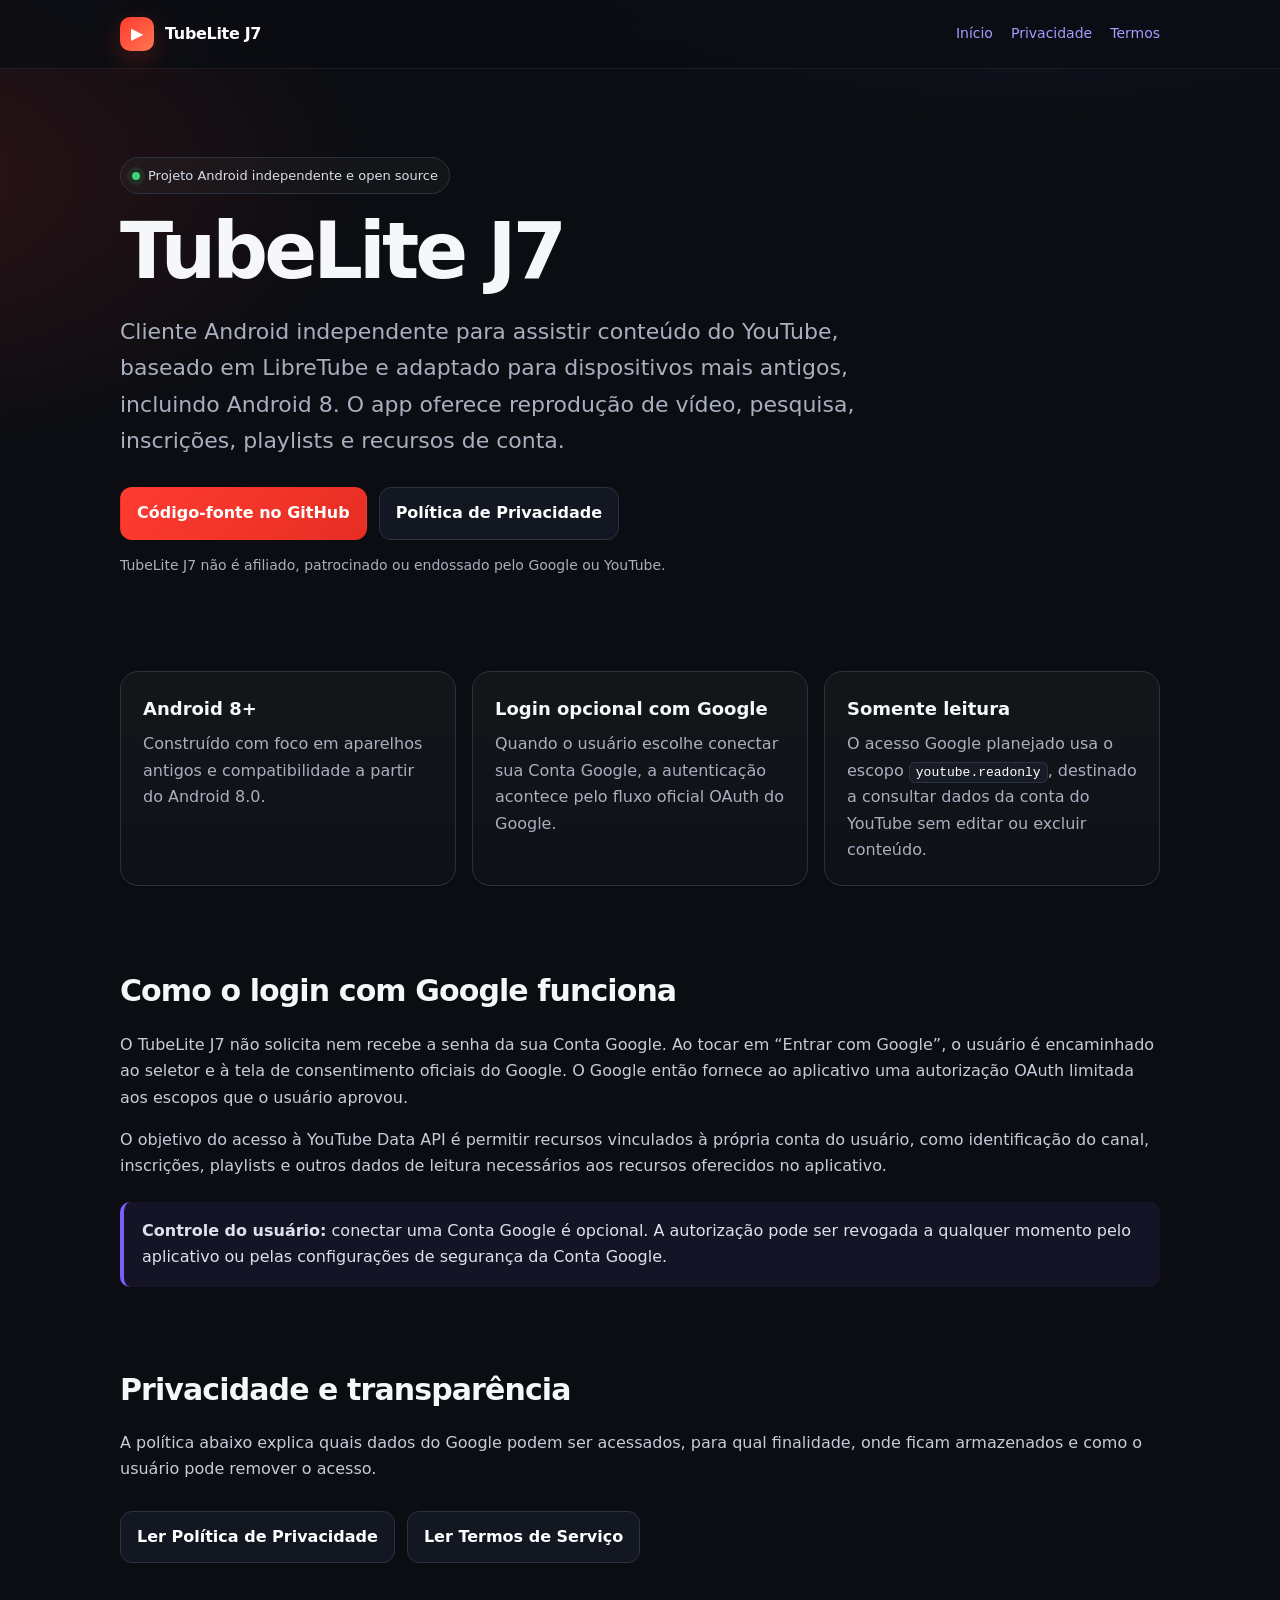
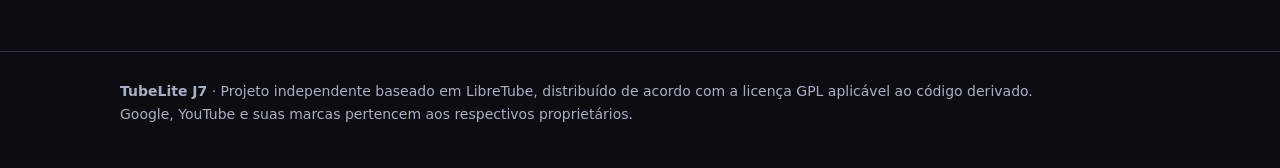
<file: tubelite/index.html>
<!doctype html>
<html lang="pt-BR">
<head>
  <meta charset="utf-8">
  <meta name="viewport" content="width=device-width,initial-scale=1">
  <title>TubeLite J7 — Cliente Android para YouTube</title>
  <meta name="description" content="TubeLite J7 é um cliente Android independente, baseado em LibreTube, com foco em dispositivos Android 8 e login opcional com Google.">
  <link rel="stylesheet" href="/tubelite/styles.css">
</head>
<body>

<nav>
  <div class="wrap nav-inner">
    <a class="brand" href="/tubelite/"><span class="mark">▶</span><span>TubeLite J7</span></a>
    <div class="nav-links">
      <a href="/tubelite/">Início</a>
      <a href="/tubelite/privacy/">Privacidade</a>
      <a href="/tubelite/terms/">Termos</a>
    </div>
  </div>
</nav>
<header class="hero">
  <div class="wrap">
    <div class="eyebrow"><span class="dot"></span> Projeto Android independente e open source</div>
    <h1>TubeLite J7</h1>
    <p class="lead">Cliente Android independente para assistir conteúdo do YouTube, baseado em LibreTube e adaptado para dispositivos mais antigos, incluindo Android 8. O app oferece reprodução de vídeo, pesquisa, inscrições, playlists e recursos de conta.</p>
    <div class="actions">
      <a class="btn primary" href="https://github.com/ximbica12/ximbica12.github.io/tree/libretube-j7">Código-fonte no GitHub</a>
      <a class="btn" href="/tubelite/privacy/">Política de Privacidade</a>
    </div>
    <p class="meta">TubeLite J7 não é afiliado, patrocinado ou endossado pelo Google ou YouTube.</p>
  </div>
</header>

<main class="wrap">
  <div class="grid">
    <article class="card">
      <h3>Android 8+</h3>
      <p>Construído com foco em aparelhos antigos e compatibilidade a partir do Android 8.0.</p>
    </article>
    <article class="card">
      <h3>Login opcional com Google</h3>
      <p>Quando o usuário escolhe conectar sua Conta Google, a autenticação acontece pelo fluxo oficial OAuth do Google.</p>
    </article>
    <article class="card">
      <h3>Somente leitura</h3>
      <p>O acesso Google planejado usa o escopo <code>youtube.readonly</code>, destinado a consultar dados da conta do YouTube sem editar ou excluir conteúdo.</p>
    </article>
  </div>

  <section>
    <h2>Como o login com Google funciona</h2>
    <p>O TubeLite J7 não solicita nem recebe a senha da sua Conta Google. Ao tocar em “Entrar com Google”, o usuário é encaminhado ao seletor e à tela de consentimento oficiais do Google. O Google então fornece ao aplicativo uma autorização OAuth limitada aos escopos que o usuário aprovou.</p>
    <p>O objetivo do acesso à YouTube Data API é permitir recursos vinculados à própria conta do usuário, como identificação do canal, inscrições, playlists e outros dados de leitura necessários aos recursos oferecidos no aplicativo.</p>
    <div class="notice"><strong>Controle do usuário:</strong> conectar uma Conta Google é opcional. A autorização pode ser revogada a qualquer momento pelo aplicativo ou pelas configurações de segurança da Conta Google.</div>
  </section>

  <section>
    <h2>Privacidade e transparência</h2>
    <p>A política abaixo explica quais dados do Google podem ser acessados, para qual finalidade, onde ficam armazenados e como o usuário pode remover o acesso.</p>
    <div class="actions">
      <a class="btn" href="/tubelite/privacy/">Ler Política de Privacidade</a>
      <a class="btn" href="/tubelite/terms/">Ler Termos de Serviço</a>
    </div>
  </section>
</main>

<footer class="footer">
  <div class="wrap">
    <strong>TubeLite J7</strong> · Projeto independente baseado em LibreTube, distribuído de acordo com a licença GPL aplicável ao código derivado.<br>
    Google, YouTube e suas marcas pertencem aos respectivos proprietários.
  </div>
</footer>
</body>
</html>
</file>
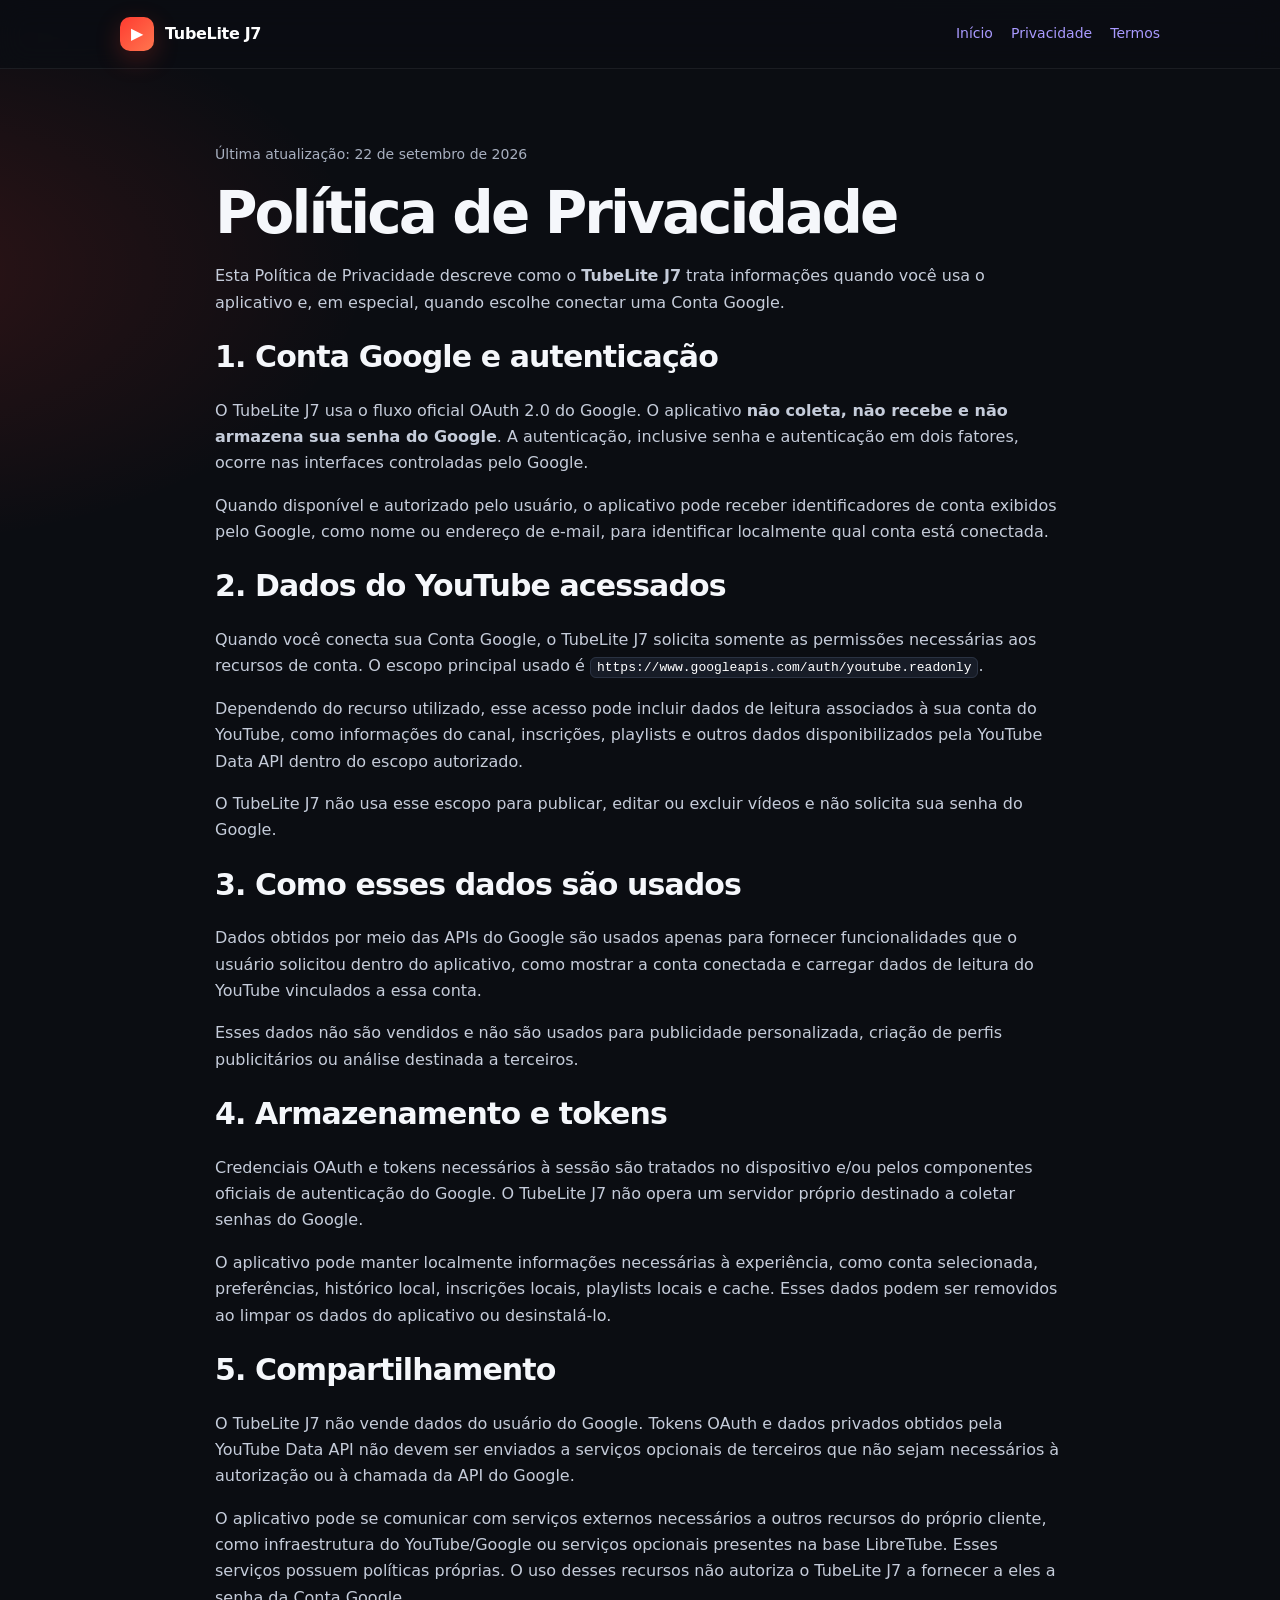
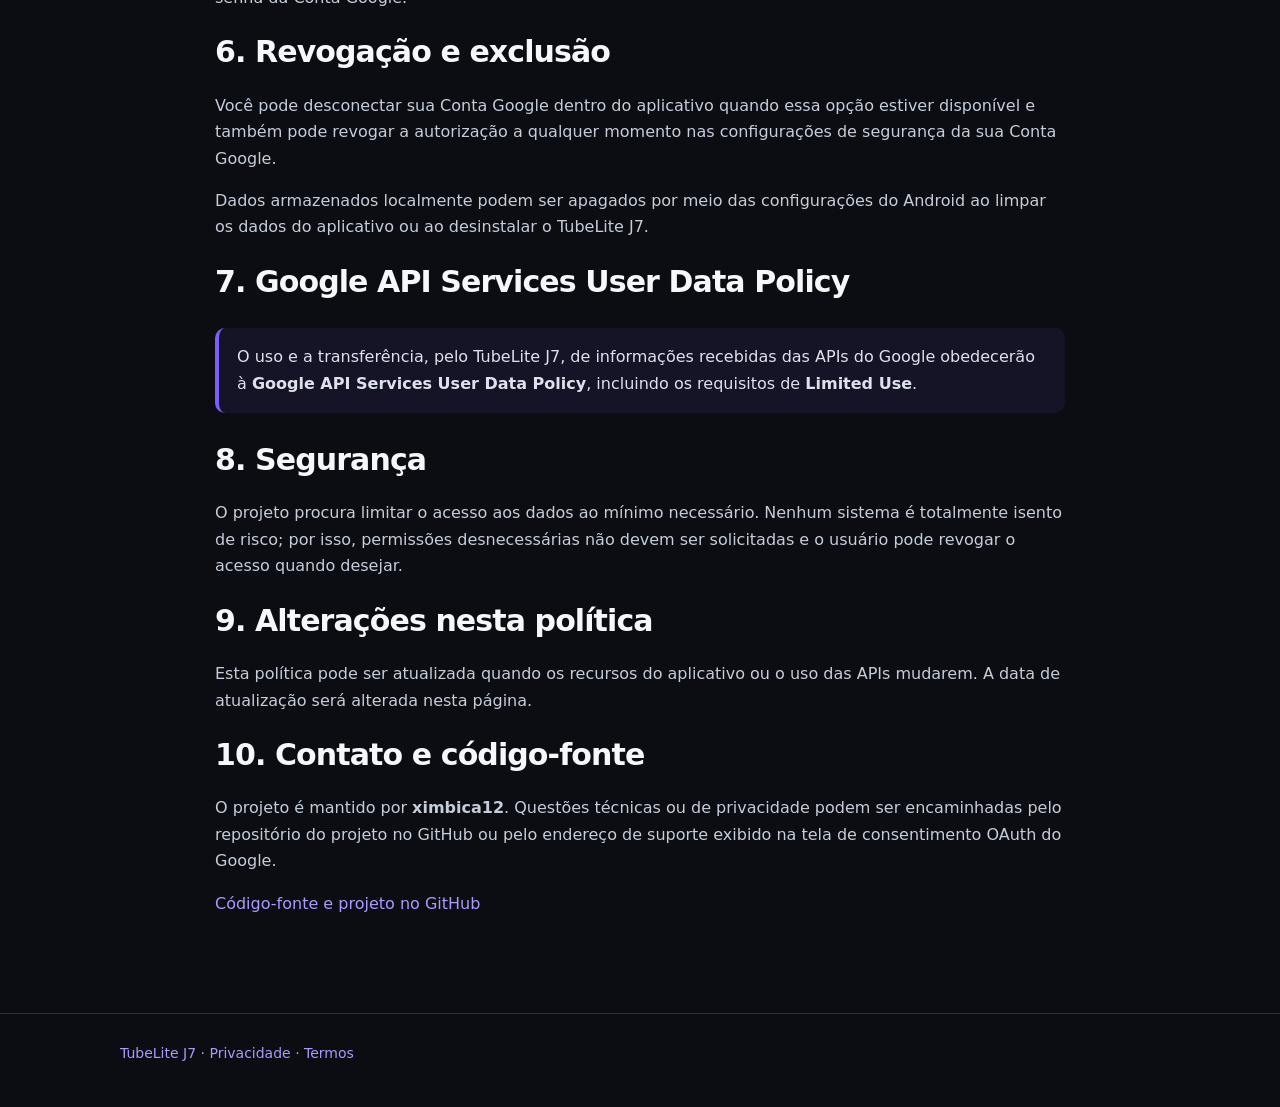
<file: tubelite/privacy/index.html>
<!doctype html>
<html lang="pt-BR">
<head>
  <meta charset="utf-8">
  <meta name="viewport" content="width=device-width,initial-scale=1">
  <title>Política de Privacidade — TubeLite J7</title>
  <meta name="description" content="Política de Privacidade do TubeLite J7, incluindo uso de dados da Conta Google e YouTube Data API.">
  <link rel="stylesheet" href="/tubelite/styles.css">
</head>
<body class="legal">

<nav>
  <div class="wrap nav-inner">
    <a class="brand" href="/tubelite/"><span class="mark">▶</span><span>TubeLite J7</span></a>
    <div class="nav-links">
      <a href="/tubelite/">Início</a>
      <a href="/tubelite/privacy/">Privacidade</a>
      <a href="/tubelite/terms/">Termos</a>
    </div>
  </div>
</nav>
<main class="wrap">
  <p class="meta">Última atualização: 22 de setembro de 2026</p>
  <h1>Política de Privacidade</h1>
  <p>Esta Política de Privacidade descreve como o <strong>TubeLite J7</strong> trata informações quando você usa o aplicativo e, em especial, quando escolhe conectar uma Conta Google.</p>

  <h2>1. Conta Google e autenticação</h2>
  <p>O TubeLite J7 usa o fluxo oficial OAuth 2.0 do Google. O aplicativo <strong>não coleta, não recebe e não armazena sua senha do Google</strong>. A autenticação, inclusive senha e autenticação em dois fatores, ocorre nas interfaces controladas pelo Google.</p>
  <p>Quando disponível e autorizado pelo usuário, o aplicativo pode receber identificadores de conta exibidos pelo Google, como nome ou endereço de e-mail, para identificar localmente qual conta está conectada.</p>

  <h2>2. Dados do YouTube acessados</h2>
  <p>Quando você conecta sua Conta Google, o TubeLite J7 solicita somente as permissões necessárias aos recursos de conta. O escopo principal usado é <code>https://www.googleapis.com/auth/youtube.readonly</code>.</p>
  <p>Dependendo do recurso utilizado, esse acesso pode incluir dados de leitura associados à sua conta do YouTube, como informações do canal, inscrições, playlists e outros dados disponibilizados pela YouTube Data API dentro do escopo autorizado.</p>
  <p>O TubeLite J7 não usa esse escopo para publicar, editar ou excluir vídeos e não solicita sua senha do Google.</p>

  <h2>3. Como esses dados são usados</h2>
  <p>Dados obtidos por meio das APIs do Google são usados apenas para fornecer funcionalidades que o usuário solicitou dentro do aplicativo, como mostrar a conta conectada e carregar dados de leitura do YouTube vinculados a essa conta.</p>
  <p>Esses dados não são vendidos e não são usados para publicidade personalizada, criação de perfis publicitários ou análise destinada a terceiros.</p>

  <h2>4. Armazenamento e tokens</h2>
  <p>Credenciais OAuth e tokens necessários à sessão são tratados no dispositivo e/ou pelos componentes oficiais de autenticação do Google. O TubeLite J7 não opera um servidor próprio destinado a coletar senhas do Google.</p>
  <p>O aplicativo pode manter localmente informações necessárias à experiência, como conta selecionada, preferências, histórico local, inscrições locais, playlists locais e cache. Esses dados podem ser removidos ao limpar os dados do aplicativo ou desinstalá-lo.</p>

  <h2>5. Compartilhamento</h2>
  <p>O TubeLite J7 não vende dados do usuário do Google. Tokens OAuth e dados privados obtidos pela YouTube Data API não devem ser enviados a serviços opcionais de terceiros que não sejam necessários à autorização ou à chamada da API do Google.</p>
  <p>O aplicativo pode se comunicar com serviços externos necessários a outros recursos do próprio cliente, como infraestrutura do YouTube/Google ou serviços opcionais presentes na base LibreTube. Esses serviços possuem políticas próprias. O uso desses recursos não autoriza o TubeLite J7 a fornecer a eles a senha da Conta Google.</p>

  <h2>6. Revogação e exclusão</h2>
  <p>Você pode desconectar sua Conta Google dentro do aplicativo quando essa opção estiver disponível e também pode revogar a autorização a qualquer momento nas configurações de segurança da sua Conta Google.</p>
  <p>Dados armazenados localmente podem ser apagados por meio das configurações do Android ao limpar os dados do aplicativo ou ao desinstalar o TubeLite J7.</p>

  <h2>7. Google API Services User Data Policy</h2>
  <div class="notice">O uso e a transferência, pelo TubeLite J7, de informações recebidas das APIs do Google obedecerão à <strong>Google API Services User Data Policy</strong>, incluindo os requisitos de <strong>Limited Use</strong>.</div>

  <h2>8. Segurança</h2>
  <p>O projeto procura limitar o acesso aos dados ao mínimo necessário. Nenhum sistema é totalmente isento de risco; por isso, permissões desnecessárias não devem ser solicitadas e o usuário pode revogar o acesso quando desejar.</p>

  <h2>9. Alterações nesta política</h2>
  <p>Esta política pode ser atualizada quando os recursos do aplicativo ou o uso das APIs mudarem. A data de atualização será alterada nesta página.</p>

  <h2>10. Contato e código-fonte</h2>
  <p>O projeto é mantido por <strong>ximbica12</strong>. Questões técnicas ou de privacidade podem ser encaminhadas pelo repositório do projeto no GitHub ou pelo endereço de suporte exibido na tela de consentimento OAuth do Google.</p>
  <p><a href="https://github.com/ximbica12/ximbica12.github.io/tree/libretube-j7">Código-fonte e projeto no GitHub</a></p>
</main>
<footer class="footer"><div class="wrap"><a href="/tubelite/">TubeLite J7</a> · <a href="/tubelite/privacy/">Privacidade</a> · <a href="/tubelite/terms/">Termos</a></div></footer>
</body>
</html>
</file>
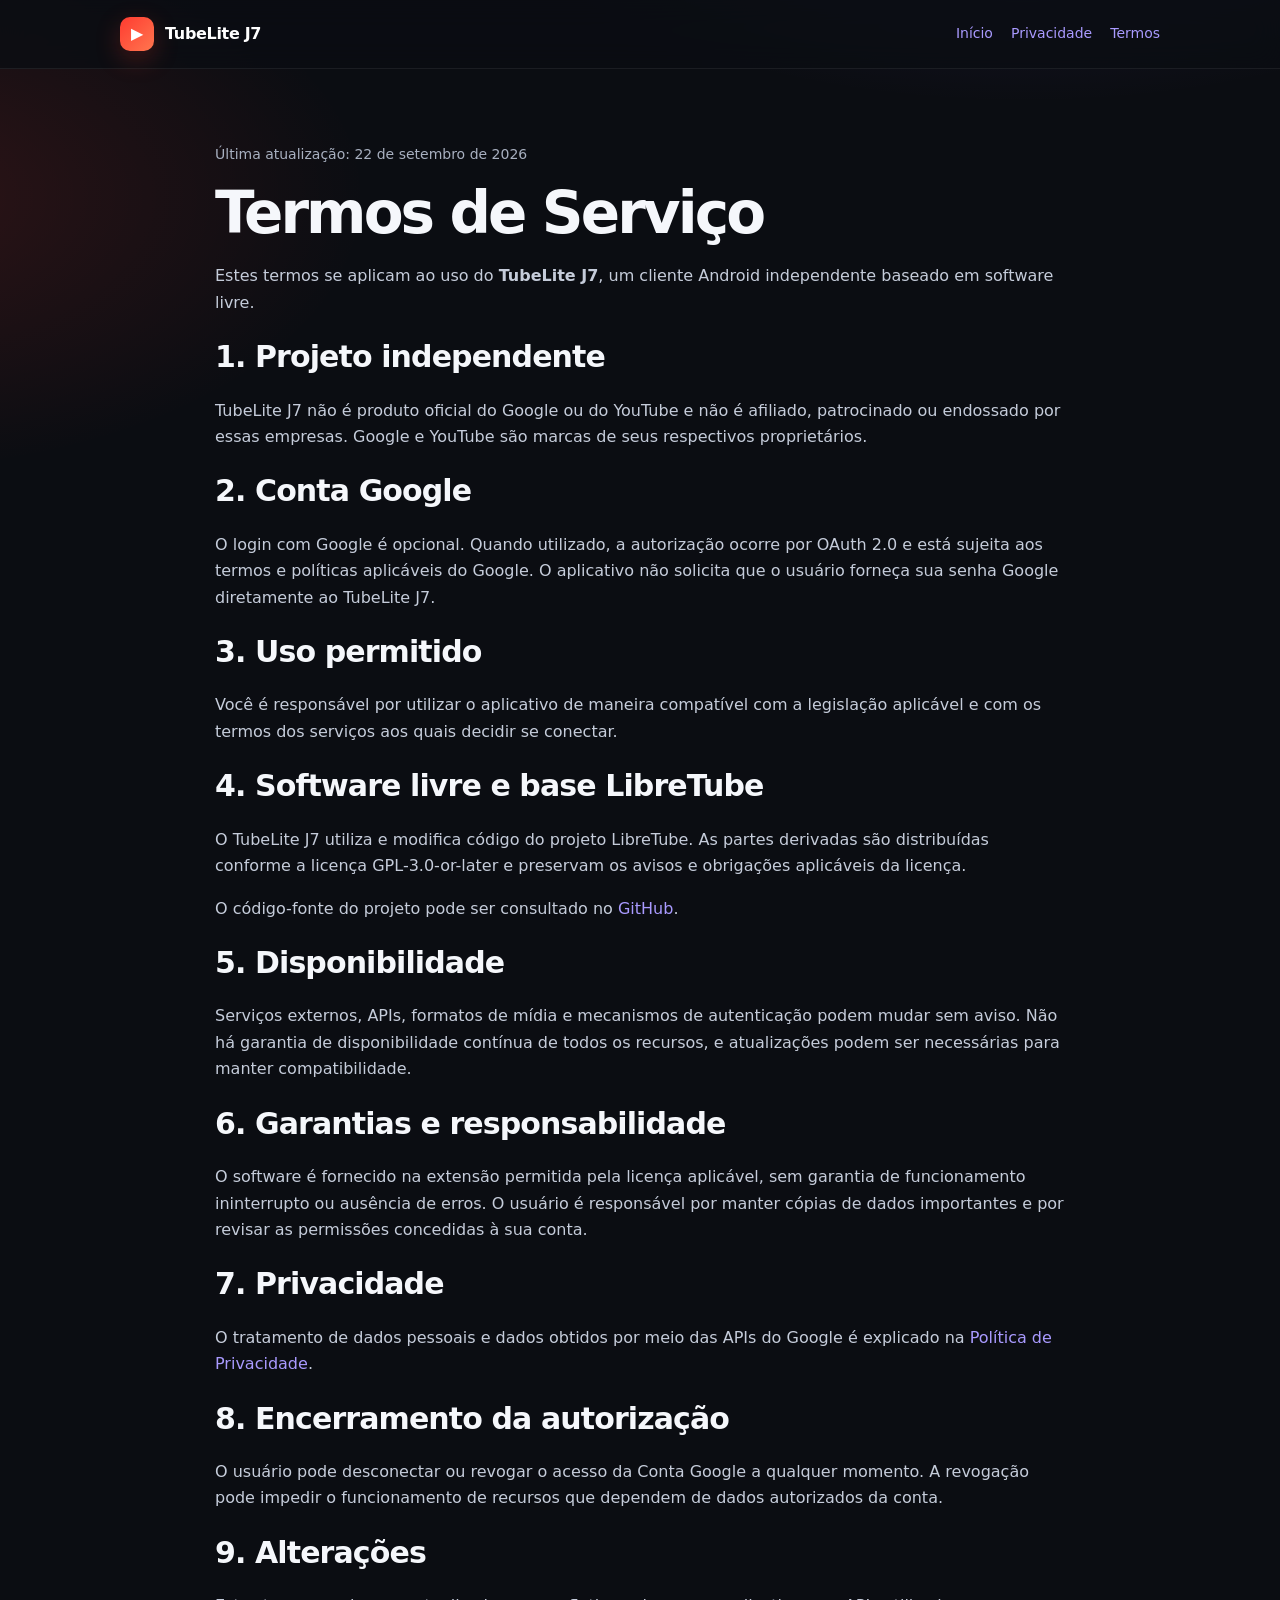
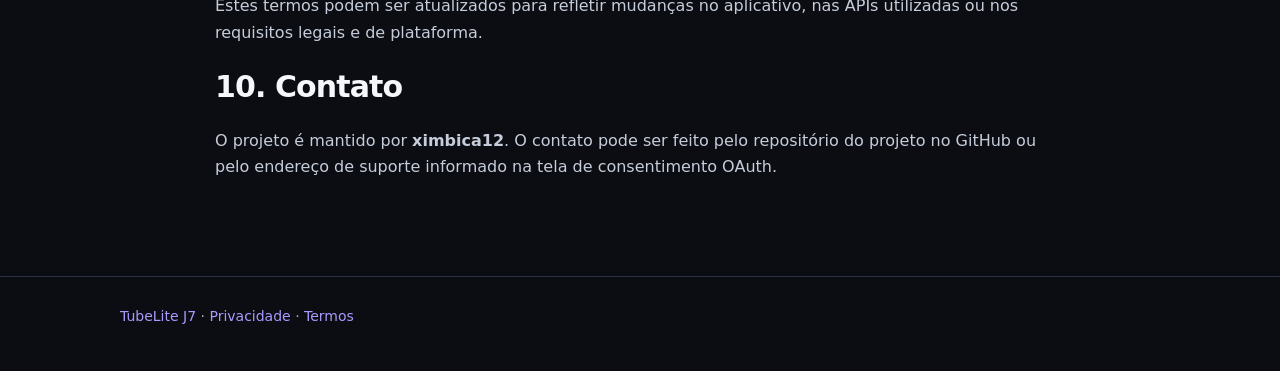
<file: tubelite/terms/index.html>
<!doctype html>
<html lang="pt-BR">
<head>
  <meta charset="utf-8">
  <meta name="viewport" content="width=device-width,initial-scale=1">
  <title>Termos de Serviço — TubeLite J7</title>
  <meta name="description" content="Termos de Serviço do TubeLite J7.">
  <link rel="stylesheet" href="/tubelite/styles.css">
</head>
<body class="legal">

<nav>
  <div class="wrap nav-inner">
    <a class="brand" href="/tubelite/"><span class="mark">▶</span><span>TubeLite J7</span></a>
    <div class="nav-links">
      <a href="/tubelite/">Início</a>
      <a href="/tubelite/privacy/">Privacidade</a>
      <a href="/tubelite/terms/">Termos</a>
    </div>
  </div>
</nav>
<main class="wrap">
  <p class="meta">Última atualização: 22 de setembro de 2026</p>
  <h1>Termos de Serviço</h1>
  <p>Estes termos se aplicam ao uso do <strong>TubeLite J7</strong>, um cliente Android independente baseado em software livre.</p>

  <h2>1. Projeto independente</h2>
  <p>TubeLite J7 não é produto oficial do Google ou do YouTube e não é afiliado, patrocinado ou endossado por essas empresas. Google e YouTube são marcas de seus respectivos proprietários.</p>

  <h2>2. Conta Google</h2>
  <p>O login com Google é opcional. Quando utilizado, a autorização ocorre por OAuth 2.0 e está sujeita aos termos e políticas aplicáveis do Google. O aplicativo não solicita que o usuário forneça sua senha Google diretamente ao TubeLite J7.</p>

  <h2>3. Uso permitido</h2>
  <p>Você é responsável por utilizar o aplicativo de maneira compatível com a legislação aplicável e com os termos dos serviços aos quais decidir se conectar.</p>

  <h2>4. Software livre e base LibreTube</h2>
  <p>O TubeLite J7 utiliza e modifica código do projeto LibreTube. As partes derivadas são distribuídas conforme a licença GPL-3.0-or-later e preservam os avisos e obrigações aplicáveis da licença.</p>
  <p>O código-fonte do projeto pode ser consultado no <a href="https://github.com/ximbica12/ximbica12.github.io/tree/libretube-j7">GitHub</a>.</p>

  <h2>5. Disponibilidade</h2>
  <p>Serviços externos, APIs, formatos de mídia e mecanismos de autenticação podem mudar sem aviso. Não há garantia de disponibilidade contínua de todos os recursos, e atualizações podem ser necessárias para manter compatibilidade.</p>

  <h2>6. Garantias e responsabilidade</h2>
  <p>O software é fornecido na extensão permitida pela licença aplicável, sem garantia de funcionamento ininterrupto ou ausência de erros. O usuário é responsável por manter cópias de dados importantes e por revisar as permissões concedidas à sua conta.</p>

  <h2>7. Privacidade</h2>
  <p>O tratamento de dados pessoais e dados obtidos por meio das APIs do Google é explicado na <a href="/tubelite/privacy/">Política de Privacidade</a>.</p>

  <h2>8. Encerramento da autorização</h2>
  <p>O usuário pode desconectar ou revogar o acesso da Conta Google a qualquer momento. A revogação pode impedir o funcionamento de recursos que dependem de dados autorizados da conta.</p>

  <h2>9. Alterações</h2>
  <p>Estes termos podem ser atualizados para refletir mudanças no aplicativo, nas APIs utilizadas ou nos requisitos legais e de plataforma.</p>

  <h2>10. Contato</h2>
  <p>O projeto é mantido por <strong>ximbica12</strong>. O contato pode ser feito pelo repositório do projeto no GitHub ou pelo endereço de suporte informado na tela de consentimento OAuth.</p>
</main>
<footer class="footer"><div class="wrap"><a href="/tubelite/">TubeLite J7</a> · <a href="/tubelite/privacy/">Privacidade</a> · <a href="/tubelite/terms/">Termos</a></div></footer>
</body>
</html>
</file>
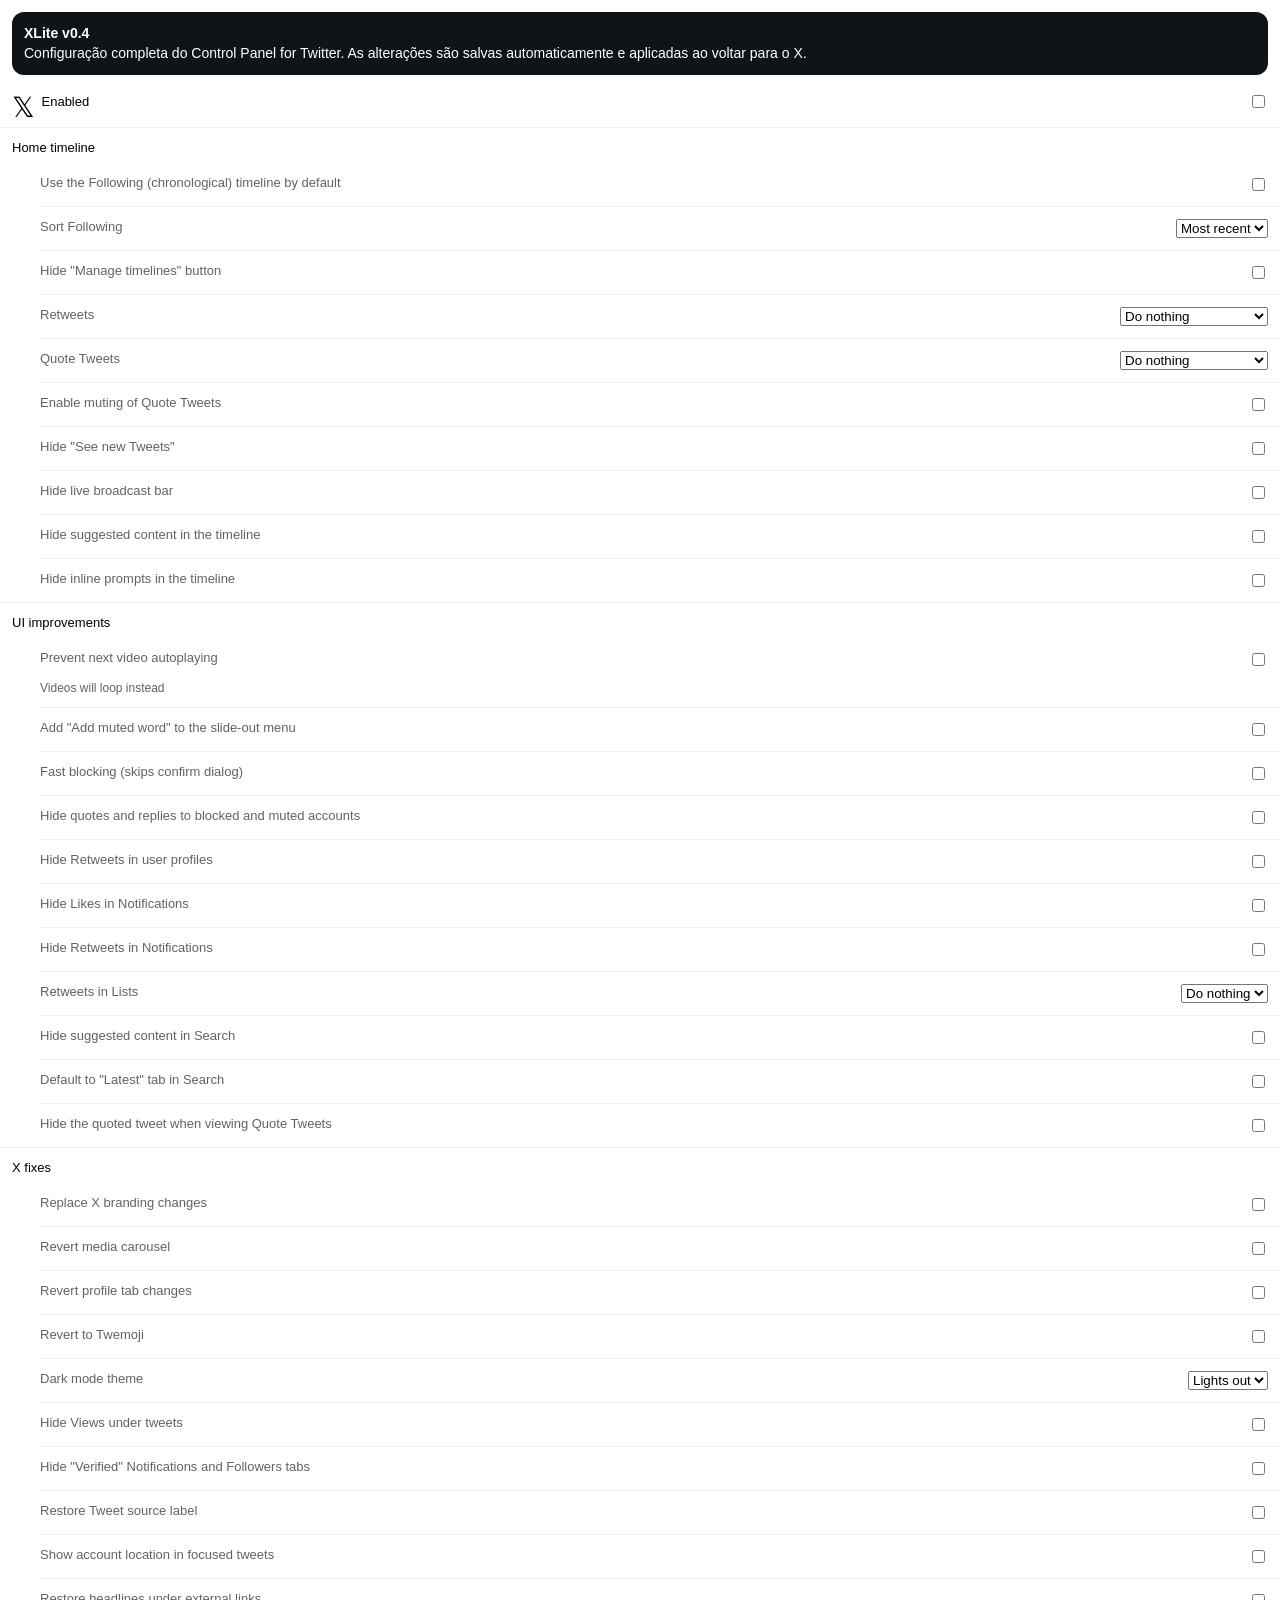
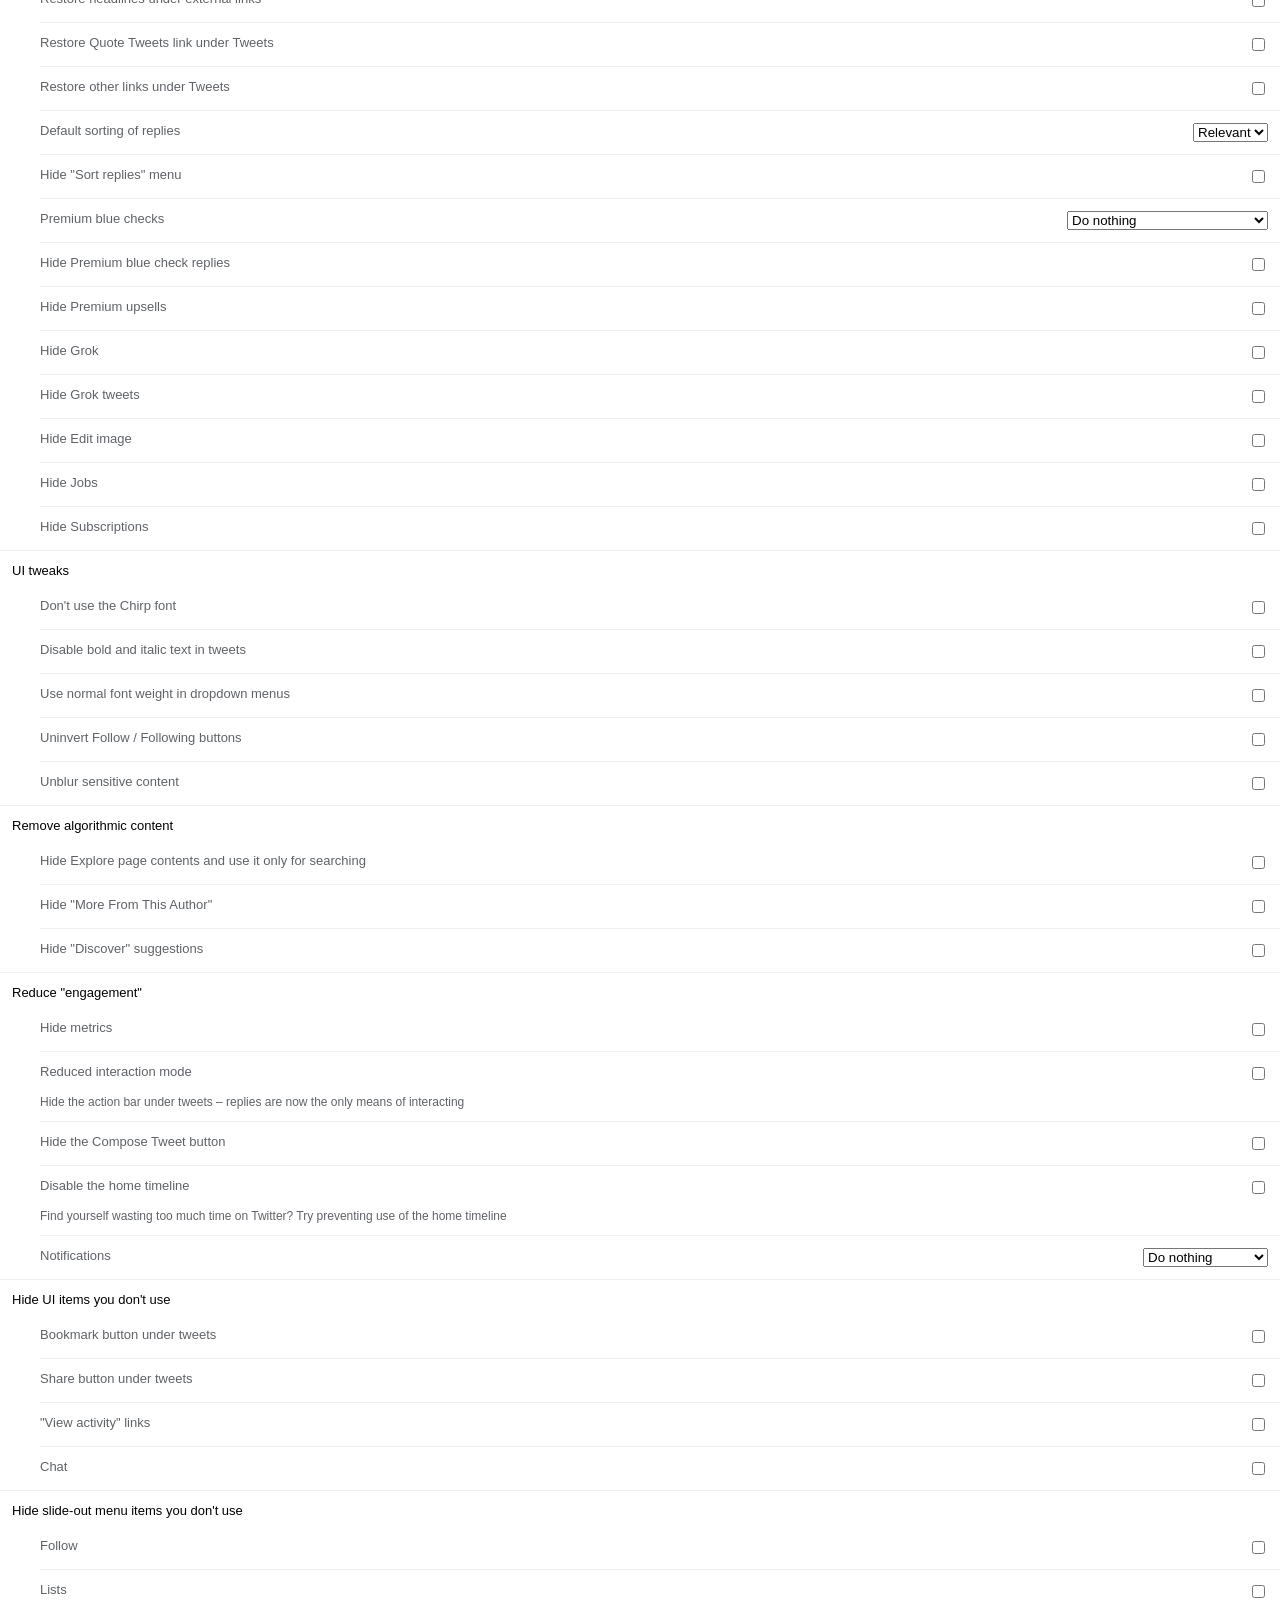
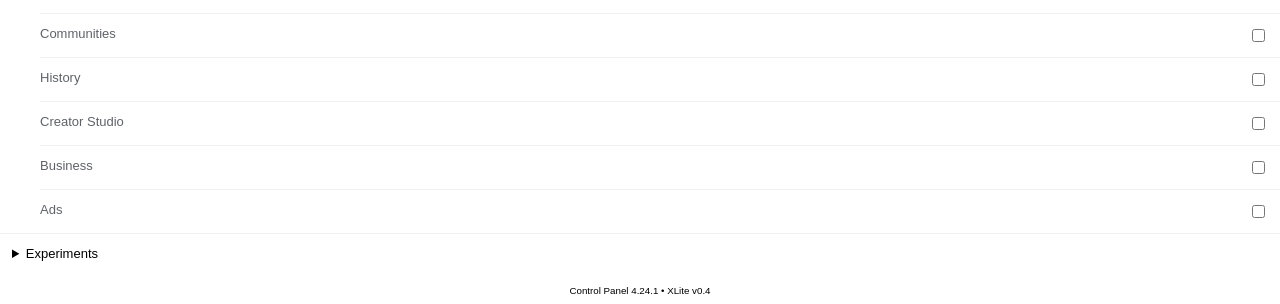
<file: xlite-build/app/src/main/assets/cpft-options.html>
<!DOCTYPE html>
<html lang="en">
<head>
  <meta charset="utf-8">
  <meta name="viewport" content="width=device-width, initial-scale=1">
  <title></title>
  <link rel="stylesheet" href="cpft-options.css">
</head>
<body class="mobile"><div class="xlite-note"><b>XLite v0.4</b><br>Configuração completa do Control Panel for Twitter. As alterações são salvas automaticamente e aplicadas ao voltar para o X.</div>
  <form>
    <section class="group">
      <label class="checkbox" style="align-items: center;">
        <span style="display: flex; align-items: center; gap: .5em;">
          <span class="icon" style="font-size:28px">𝕏</span>
          <span id="enabled">Enabled</span>
        </span>
        <input type="checkbox" name="enabled">
        <span class="toggle"></span>
      </label>
    </section>
    <section class="group labelled">
      <label id="homeTimelineOptionsLabel">
        Home timeline
      </label>
      <section class="checkbox">
        <label>
          <span id="alwaysUseLatestTweetsLabel">Use the Following (chronological) timeline by default</span>
          <input type="checkbox" name="alwaysUseLatestTweets">
          <span class="toggle"></span>
        </label>
        <section class="checkbox chronological">
          <label>
            <span id="hideForYouTimelineLabel">Hide the "For you" (algorithmic) timeline</span>
            <input type="checkbox" name="hideForYouTimeline">
            <span class="toggle"></span>
          </label>
        </section>
      </section>
      <section class="select">
        <label>
          <span id="sortFollowingLabel">Sort Following</span>
          <select name="sortFollowing">
            <option value="mostRecent">Most recent</option>
            <option value="popular">Popular</option>
            <option value="ignore">Do nothing</option>
          </select>
        </label>
      </section>
      <section class="checkbox">
        <label>
          <span id="hideManageTimelinesLabel">Hide "Manage timelines" button</span>
          <input type="checkbox" name="hideManageTimelines">
          <span class="toggle"></span>
        </label>
      </section>
      <section class="select">
        <label>
          <span id="retweetsLabel">Retweets</span>
          <select name="retweets">
            <option value="ignore">Do nothing</option>
            <option value="hide">Hide</option>
            <option value="separate">Show in separate tab</option>
          </select>
        </label>
      </section>
      <section class="select">
        <label>
          <span id="quoteTweetsLabel">Quote Tweets</span>
          <select name="quoteTweets">
            <option value="ignore">Do nothing</option>
            <option value="hide">Hide</option>
            <option value="separate">Show in separate tab</option>
          </select>
        </label>
      </section>
      <section class="checkbox">
        <label>
          <span id="mutableQuoteTweetsLabel">Enable muting of Quote Tweets</span>
          <input type="checkbox" name="mutableQuoteTweets">
          <span class="toggle"></span>
        </label>
        <details id="hideQuotesFromDetails">
          <summary><span id="hideQuotesFromLabel"></span></summary>
          <div id="hideQuotesFrom"></div>
        </details>
        <details id="mutedQuotesDetails">
          <summary><span id="mutedQuotesLabel"></span></summary>
          <div id="mutedQuotes"></div>
        </details>
      </section>
      <section class="checkbox">
        <label>
          <span id="hideSeeNewTweetsLabel">Hide "See new Tweets"</span>
          <input type="checkbox" name="hideSeeNewTweets">
          <span class="toggle"></span>
        </label>
      </section>
      <section class="checkbox mobile">
        <label>
          <span id="hideLiveBroadcastBarLabel">Hide live broadcast bar</span>
          <input type="checkbox" name="hideLiveBroadcastBar">
          <span class="toggle"></span>
        </label>
      </section>
      <section class="checkbox">
        <label>
          <span id="hideWhoToFollowEtcLabel">Hide suggested content in the timeline</span>
          <input type="checkbox" name="hideWhoToFollowEtc">
          <span class="toggle"></span>
        </label>
      </section>
      <section class="checkbox">
        <label>
          <span id="hideInlinePrompts">Hide inline prompts in the timeline</span>
          <input type="checkbox" name="hideInlinePrompts">
          <span class="toggle"></span>
        </label>
      </section>
      <section class="checkbox desktop">
        <label>
          <span id="fullWidthContentLabel">Full-width timeline content</span>
          <input type="checkbox" name="fullWidthContent">
          <span class="toggle"></span>
        </label>
        <p id="fullWidthContentInfo">
          Hide the sidebar and let timeline content go full-width
        </p>
        <section class="checkbox fullWidthContent">
          <label>
            <span id="fullWidthMediaLabel">Full-width media &amp; cards</span>
            <input type="checkbox" name="fullWidthMedia">
            <span class="toggle"></span>
          </label>
        </section>
      </section>
    </section>

    <section class="group labelled">
      <label id="uiImprovementsOptionsLabel">UI improvements</label>
      <section class="checkbox mobile">
        <label>
          <span id="preventNextVideoAutoplayLabel">Prevent next video autoplaying</span>
          <input type="checkbox" name="preventNextVideoAutoplay">
          <span class="toggle"></span>
        </label>
        <p id="preventNextVideoAutoplayInfo">
          Videos will loop instead
        </p>
      </section>
      <section class="checkbox">
        <label>
          <span id="addAddMutedWordMenuItemLabel_desktop" class="desktop">Add "Add muted word" to the "More" menu</span>
          <span id="addAddMutedWordMenuItemLabel_mobile" class="mobile">Add "Add muted word" to the slide-out menu</span>
          <input type="checkbox" name="addAddMutedWordMenuItem">
          <span class="toggle"></span>
        </label>
      </section>
      <section class="checkbox">
        <label>
          <span id="fastBlockLabel">Fast blocking (skips confirm dialog)</span>
          <input type="checkbox" name="fastBlock">
          <span class="toggle"></span>
        </label>
      </section>
      <section class="checkbox">
        <label>
          <span id="hideUnavailableQuoteTweetsLabel">Hide quotes and replies to blocked and muted accounts</span>
          <input type="checkbox" name="hideUnavailableQuoteTweets">
          <span class="toggle"></span>
        </label>
      </section>
      <section class="checkbox">
        <label>
          <span id="hideProfileRetweetsLabel">Hide Retweets in user profiles</span>
          <input type="checkbox" name="hideProfileRetweets">
          <span class="toggle"></span>
        </label>
      </section>
      <section class="checkbox">
        <label>
          <span id="hideNotificationLikesLabel">Hide Likes in Notifications</span>
          <input type="checkbox" name="hideNotificationLikes">
          <span class="toggle"></span>
        </label>
      </section>
      <section class="checkbox">
        <label>
          <span id="hideNotificationRetweetsLabel">Hide Retweets in Notifications</span>
          <input type="checkbox" name="hideNotificationRetweets">
          <span class="toggle"></span>
        </label>
      </section>
      <section class="select">
        <label>
          <span id="listRetweetsLabel">Retweets in Lists</span>
          <select name="listRetweets">
            <option value="ignore">Do nothing</option>
            <option value="hide">Hide</option>
          </select>
        </label>
      </section>
      <section class="checkbox">
        <label>
          <span id="hideSuggestedContentSearchLabel">Hide suggested content in Search</span>
          <input type="checkbox" name="hideSuggestedContentSearch">
          <span class="toggle"></span>
        </label>
      </section>
      <section class="checkbox">
        <label>
          <span id="defaultToLatestSearchLabel">Default to "Latest" tab in Search</span>
          <input type="checkbox" name="defaultToLatestSearch">
          <span class="toggle"></span>
        </label>
      </section>
      <section class="checkbox">
        <label>
          <span id="tweakQuoteTweetsPageLabel">Hide the quoted tweet when viewing Quote Tweets</span>
          <input type="checkbox" name="tweakQuoteTweetsPage">
          <span class="toggle"></span>
        </label>
      </section>
    </section>

    <section class="group labelled">
      <label id="xFixesLabel">X fixes</label>
      <section class="checkbox">
        <label>
          <span id="replaceLogoLabel">Replace X branding changes</span>
          <input type="checkbox" name="replaceLogo">
          <span class="toggle"></span>
        </label>
      </section>
      <section class="checkbox">
        <label>
          <span id="revertMediaCarouselLabel">Revert media carousel</span>
          <input type="checkbox" name="revertMediaCarousel">
          <span class="toggle"></span>
        </label>
      </section>
      <section class="checkbox">
        <label>
          <span id="revertProfileTabsLabel">Revert profile tab changes</span>
          <input type="checkbox" name="revertProfileTabs">
          <span class="toggle"></span>
        </label>
      </section>
      <section class="checkbox">
        <label>
          <span id="revertTwemojiLabel">Revert to Twemoji</span>
          <input type="checkbox" name="revertTwemoji">
          <span class="toggle"></span>
        </label>
      </section>
      <section class="select">
        <label>
          <span id="darkModeThemeLabel">Dark mode theme</span>
          <select name="darkModeTheme">
            <option value="lightsOut">Lights out</option>
            <option value="dim">Dim</option>
          </select>
        </label>
      </section>
      <section class="checkbox">
        <label>
          <span id="hideViewsLabel">Hide Views under tweets</span>
          <input type="checkbox" name="hideViews">
          <span class="toggle"></span>
        </label>
      </section>
      <section class="checkbox">
        <label>
          <span id="hideVerifiedNotificationsTabLabel">Hide "Verified" Notifications and Followers tabs</span>
          <input type="checkbox" name="hideVerifiedNotificationsTab">
          <span class="toggle"></span>
        </label>
      </section>
      <section class="checkbox">
        <label>
          <span id="restoreTweetSourceLabel">Restore Tweet source label</span>
          <input type="checkbox" name="restoreTweetSource">
          <span class="toggle"></span>
        </label>
      </section>
      <section class="checkbox">
        <label>
          <span id="addFocusedTweetAccountLocationLabel">Show account location in focused tweets</span>
          <input type="checkbox" name="addFocusedTweetAccountLocation">
          <span class="toggle"></span>
        </label>
      </section>
      <section class="checkbox desktop">
        <label>
          <span id="addUserHoverCardAccountLocationLabel">Show account location in user hover cards</span>
          <input type="checkbox" name="addUserHoverCardAccountLocation">
          <span class="toggle"></span>
        </label>
      </section>
      <section class="checkbox">
        <label>
          <span id="restoreLinkHeadlinesLabel">Restore headlines under external links</span>
          <input type="checkbox" name="restoreLinkHeadlines">
          <span class="toggle"></span>
        </label>
      </section>
      <section class="checkbox">
        <label>
          <span id="restoreQuoteTweetsLinkLabel">Restore Quote Tweets link under Tweets</span>
          <input type="checkbox" name="restoreQuoteTweetsLink">
          <span class="toggle"></span>
        </label>
      </section>
      <section class="checkbox">
        <label>
          <span id="restoreOtherInteractionLinksLabel">Restore other links under Tweets</span>
          <input type="checkbox" name="restoreOtherInteractionLinks">
          <span class="toggle"></span>
        </label>
      </section>
      <section class="select">
        <label>
          <span id="sortRepliesLabel">Default sorting of replies</span>
          <select name="sortReplies">
            <option value="relevant">Relevant</option>
            <option value="recent">Recent</option>
            <option value="liked">Likes</option>
          </select>
        </label>
      </section>
      <section class="checkbox">
        <label>
          <span id="hideSortRepliesMenuLabel">Hide "Sort replies" menu</span>
          <input type="checkbox" name="hideSortRepliesMenu">
          <span class="toggle"></span>
        </label>
      </section>
      <section class="select">
        <label>
          <span id="twitterBlueChecksLabel">Premium blue checks</span>
          <select name="twitterBlueChecks">
            <option value="ignore">Do nothing</option>
            <option id="twitterBlueChecksOption_replace" value="replace">Replace with Twitter Blue logo</option>
            <option value="hide">Hide</option>
          </select>
        </label>
      </section>
      <section class="checkbox">
        <label>
          <span id="hideTwitterBlueRepliesLabel">Hide Premium blue check replies</span>
          <input type="checkbox" name="hideTwitterBlueReplies">
          <span class="toggle"></span>
        </label>
        <section class="checkbox hidingTwitterBlueReplies">
          <label>
            <span id="showPremiumReplyFollowingLabel">Show accounts I follow</span>
            <input type="checkbox" name="showPremiumReplyFollowing">
            <span class="toggle"></span>
          </label>
        </section>
        <section class="checkbox hidingTwitterBlueReplies">
          <label>
            <span id="showPremiumReplyFollowedByLabel">Show accounts which follow me</span>
            <input type="checkbox" name="showPremiumReplyFollowedBy">
            <span class="toggle"></span>
          </label>
        </section>
        <section class="checkbox hidingTwitterBlueReplies">
          <label>
            <span id="showPremiumReplyBusinessLabel">Show verified Business accounts</span>
            <input type="checkbox" name="showPremiumReplyBusiness">
            <span class="toggle"></span>
          </label>
        </section>
        <section class="checkbox hidingTwitterBlueReplies">
          <label>
            <span id="showPremiumReplyGovernmentLabel">Show verified Government accounts</span>
            <input type="checkbox" name="showPremiumReplyGovernment">
            <span class="toggle"></span>
          </label>
        </section>
        <section class="checkbox group hidingTwitterBlueReplies">
          <label>
            <span id="showBlueReplyFollowersCountLabel">Show accounts with over 1 million followers</span>
            <input type="checkbox" name="showBlueReplyFollowersCount">
            <span class="toggle"></span>
          </label>
          <section class="select showingBlueReplyFollowersCount">
            <label>
              <span id="showBlueReplyFollowersCountAmountLabel">Number of followers</span>
              <select name="showBlueReplyFollowersCountAmount">
                <option value="1000">1K</option>
                <option value="10000">10K</option>
                <option value="100000">100K</option>
                <option value="1000000">1 million</option>
              </select>
            </label>
          </section>
        </section>
      </section>
      <section class="checkbox">
        <label>
          <span id="hideTwitterBlueUpsellsLabel">Hide Premium upsells</span>
          <input type="checkbox" name="hideTwitterBlueUpsells">
          <span class="toggle"></span>
        </label>
      </section>
      <section class="checkbox">
        <label>
          <span id="hideGrokLabel">Hide Grok</span>
          <input type="checkbox" name="hideGrokNav">
          <span class="toggle"></span>
        </label>
      </section>
      <section class="checkbox">
        <label>
          <span id="hideGrokTweetsLabel">Hide Grok tweets</span>
          <input type="checkbox" name="hideGrokTweets">
          <span class="toggle"></span>
        </label>
      </section>
      <section class="checkbox">
        <label>
          <span id="hideEditImageLabel">Hide Edit image</span>
          <input type="checkbox" name="hideEditImage">
          <span class="toggle"></span>
        </label>
      </section>
      <section class="checkbox">
        <label>
          <span id="hideJobsLabel">Hide Jobs</span>
          <input type="checkbox" name="hideJobsNav">
          <span class="toggle"></span>
        </label>
      </section>
      <section class="checkbox">
        <label>
          <span id="hideSubscriptionsLabel">Hide Subscriptions</span>
          <input type="checkbox" name="hideSubscriptions">
          <span class="toggle"></span>
        </label>
      </section>
    </section>

    <section class="group labelled">
      <label id="uiTweaksOptionsLabel">
        UI tweaks
      </label>
      <section class="checkbox">
        <label>
          <span id="dontUseChirpFontLabel">Don't use the Chirp font</span>
          <input type="checkbox" name="dontUseChirpFont">
          <span class="toggle"></span>
        </label>
      </section>
      <section class="checkbox">
        <label>
          <span id="disableTweetTextFormattingLabel">Disable bold and italic text in tweets</span>
          <input type="checkbox" name="disableTweetTextFormatting">
          <span class="toggle"></span>
        </label>
      </section>
      <section class="checkbox desktop">
        <label>
          <span id="navBaseFontSizeLabel">Use normal text font style in navigation bar</span>
          <input type="checkbox" name="navBaseFontSize">
          <span class="toggle"></span>
        </label>
      </section>
      <section class="select desktop">
        <label>
          <span id="navDensityLabel">Navigation density</span>
          <select name="navDensity">
            <option value="default">Default</option>
            <option value="comfortable">Comfortable</option>
            <option value="compact">Compact</option>
          </select>
        </label>
      </section>
      <section class="checkbox">
        <label>
          <span id="dropdownMenuFontWeightLabel">Use normal font weight in dropdown menus</span>
          <input type="checkbox" name="dropdownMenuFontWeight">
          <span class="toggle"></span>
        </label>
      </section>
      <section class="checkbox">
        <label>
          <span id="uninvertFollowButtonsLabel">Uninvert Follow / Following buttons</span>
          <input type="checkbox" name="uninvertFollowButtons">
          <span class="toggle"></span>
        </label>
        <section class="select uninvertedFollowButtons">
          <label>
            <span id="followButtonStyleLabel">Button style</span>
            <select name="followButtonStyle">
              <option value="monochrome" id="followButtonStyleOption_monochrome">Monochrome</option>
              <option value="themed" id="followButtonStyleOption_themed">Themed</option>
            </select>
          </label>
        </section>
      </section>
      <section class="checkbox">
        <label>
          <span id="bypassAgeVerificationLabel">Bypass age verification</span>
          <input type="checkbox" name="bypassAgeVerification">
          <span class="toggle"></span>
        </label>
      </section>
      <section class="checkbox">
        <label>
          <span id="unblurSensitiveContentLabel">Unblur sensitive content</span>
          <input type="checkbox" name="unblurSensitiveContent">
          <span class="toggle"></span>
        </label>
      </section>
    </section>

    <section class="group labelled desktop">
      <label id="sidebarLabel">Sidebar</label>
      <section class="checkbox desktop">
        <label>
          <span id="hideSidebarContentLabel">Hide sidebar contents</span>
          <input type="checkbox" name="hideSidebarContent">
          <span class="toggle"></span>
        </label>
        <section class="checkbox showingSidebarContent">
          <label>
            <span id="hideLiveBroadcastsLabel">Hide Live broadcasts</span>
            <input type="checkbox" name="hideLiveBroadcasts">
            <span class="toggle"></span>
          </label>
        </section>
        <section class="checkbox showingSidebarContent">
          <label>
            <span id="hideTodaysNewsLabel">Hide Today's News</span>
            <input type="checkbox" name="hideTodaysNews">
            <span class="toggle"></span>
          </label>
        </section>
        <section class="checkbox showingSidebarContent">
          <label>
            <span id="hideWhatsHappeningLabel">Hide What's happening</span>
            <input type="checkbox" name="hideWhatsHappening">
            <span class="toggle"></span>
          </label>
        </section>
        <section class="checkbox showingSidebarContent">
          <label>
            <span id="hideSuggestedFollowsLabel">Hide suggested follows</span>
            <input type="checkbox" name="hideSuggestedFollows">
            <span class="toggle"></span>
          </label>
        </section>
        <section class="checkbox hidingSuggestedFollows">
          <label>
            <span id="showRelevantPeopleLabel">Show "Relevant people" when viewing a tweet</span>
            <input type="checkbox" name="showRelevantPeople">
            <span class="toggle"></span>
          </label>
        </section>
      </section>
    </section>

    <section class="group labelled">
      <label id="reduceAlgorithmicContentOptionsLabel">Remove algorithmic content</label>
      <section class="checkbox">
        <label>
          <span id="hideExplorePageContentsLabel">Hide Explore page contents and use it only for searching</span>
          <input type="checkbox" name="hideExplorePageContents">
          <span class="toggle"></span>
        </label>
      </section>
      <section class="checkbox">
        <label>
          <span id="hideMoreFromThisAuthorLabel">Hide "More From This Author"</span>
          <input type="checkbox" name="hideMoreFromThisAuthor">
          <span class="toggle"></span>
        </label>
      </section>
      <section class="checkbox">
        <label>
          <span id="hideDiscoverSuggestionsLabel">Hide "Discover" suggestions</span>
          <input type="checkbox" name="hideMoreTweets">
          <span class="toggle"></span>
        </label>
      </section>
    </section>

    <section class="group labelled">
      <label id="reduceEngagementOptionsLabel">
        Reduce "engagement"
      </label>
      <section class="checkbox">
        <label>
          <span id="hideMetricsLabel">Hide metrics</span>
          <input type="checkbox" name="hideMetrics">
          <span class="toggle"></span>
        </label>
        <section class="group hidingMetrics">
          <label class="checkbox">
            <span id="hideAllMetricsLabel">Hide all</span>
            <input type="checkbox" name="hideAllMetrics">
            <span class="toggle"></span>
          </label>
          <section class="checkbox">
            <label>
              <span id="hideReplyMetricsLabel">Replies</span>
              <input type="checkbox" name="hideReplyMetrics">
              <span class="toggle"></span>
            </label>
          </section>
          <section class="checkbox">
            <label>
              <span id="hideRetweetMetricsLabel">Retweets</span>
              <input type="checkbox" name="hideRetweetMetrics">
              <span class="toggle"></span>
            </label>
          </section>
          <section class="checkbox">
            <label>
              <span id="hideQuoteTweetMetricsLabel">Quote tweets</span>
              <input type="checkbox" name="hideQuoteTweetMetrics">
              <span class="toggle"></span>
            </label>
          </section>
          <section class="checkbox">
            <label>
              <span id="hideLikeMetricsLabel">Likes</span>
              <input type="checkbox" name="hideLikeMetrics">
              <span class="toggle"></span>
            </label>
          </section>
          <section class="checkbox">
            <label>
              <span id="hideBookmarkMetricsLabel">Bookmarks</span>
              <input type="checkbox" name="hideBookmarkMetrics">
              <span class="toggle"></span>
            </label>
         </section>
          <section class="checkbox">
            <label>
              <span id="hideFollowingMetricsLabel">Following / followers</span>
              <input type="checkbox" name="hideFollowingMetrics">
              <span class="toggle"></span>
            </label>
          </section>
          <section class="checkbox">
            <label>
              <span id="hideProfileHeaderMetricsLabel">Profile header metrics</span>
              <input type="checkbox" name="hideTotalTweetsMetrics">
              <span class="toggle"></span>
            </label>
          </section>
        </section>
      </section>
      <section class="checkbox">
        <label>
          <span id="reducedInteractionModeLabel">Reduced interaction mode</span>
          <input type="checkbox" name="reducedInteractionMode">
          <span class="toggle"></span>
        </label>
        <p id="reducedInteractionModeInfo">
          Hide the action bar under tweets &ndash; replies are now the only means of interacting
        </p>
      </section>
      <section class="checkbox">
        <label>
          <span id="hideComposeTweetLabel">Hide the Compose Tweet button</span>
          <input type="checkbox" name="hideComposeTweet">
          <span class="toggle"></span>
        </label>
      </section>
      <section class="checkbox">
        <label>
          <span id="disableHomeTimelineLabel">Disable the home timeline</span>
          <input type="checkbox" name="disableHomeTimeline">
          <span class="toggle"></span>
        </label>
        <p id="disableHomeTimelineInfo">
          <span>Find yourself wasting too much time on Twitter? Try preventing use of the home timeline</span>
        </p>
        <section class="select disabledHomeTimeline">
          <label>
            <span id="disabledHomeTimelineRedirectLabel">Redirect home timeline to</span>
            <select name="disabledHomeTimelineRedirect">
              <option value="notifications" class="notificationsLabel" id="disabledHomeTimelineRedirectOption_notifications">Notifications</option>
              <option value="messages" id="disabledHomeTimelineRedirectOption_messages">Messages</option>
            </select>
          </label>
        </section>
      </section>
      <section class="select">
        <label>
          <span class="notificationsLabel">Notifications</span>
          <select name="hideNotifications">
            <option value="ignore">Do nothing</option>
            <option value="badges">Hide badges only</option>
            <option value="hide">Hide</option>
          </select>
        </label>
      </section>
    </section>

    <section class="group labelled">
      <label id="hideUnusedUiItemsOptionsLabel">
        Hide UI items you don't use
      </label>
      <section class="checkbox">
        <label>
          <span id="hideBookmarkButtonLabel">Bookmark button under tweets</span>
          <input type="checkbox" name="hideBookmarkButton">
          <span class="toggle"></span>
        </label>
        <section class="checkbox hidingBookmarkButton">
          <label>
            <span id="showBookmarkButtonUnderFocusedTweetsLabel">Show under focused tweets</span>
            <input type="checkbox" name="showBookmarkButtonUnderFocusedTweets">
            <span class="toggle"></span>
          </label>
        </section>
      </section>
      <section class="checkbox">
        <label>
          <span id="hideShareTweetButtonLabel">Share button under tweets</span>
          <input type="checkbox" name="hideShareTweetButton">
          <span class="toggle"></span>
        </label>
      </section>
      <section class="checkbox">
        <label>
          <span id="hideViewActivityLinksLabel">"View activity" links</span>
          <input type="checkbox" name="hideViewActivityLinks">
          <span class="toggle"></span>
        </label>
      </section>
      <section class="checkbox desktop">
        <label>
          <span id="hideTimelineTweetBoxLabel">Tweet box in timeline</span>
          <input type="checkbox" name="hideTimelineTweetBox">
          <span class="toggle"></span>
        </label>
      </section>
      <section class="checkbox desktop">
        <label>
          <span id="hideAccountSwitcherLabel">Account switcher</span>
          <input type="checkbox" name="hideAccountSwitcher">
          <span class="toggle"></span>
        </label>
      </section>
      <section class="checkbox desktop">
        <label>
          <span id="hideMessagesDrawerLabel">Chat drawer</span>
          <input type="checkbox" name="hideMessagesDrawer">
          <span class="toggle"></span>
        </label>
      </section>
      <section class="checkbox desktop">
        <label>
          <span id="hideExploreNavLabel">Explore</span>
          <input type="checkbox" name="hideExploreNav">
          <span class="toggle"></span>
        </label>
        <section class="checkbox hidingExploreNav">
          <label>
            <span id="hideExploreNavWithSidebarLabel">Show when sidebar is hidden</span>
            <input type="checkbox" name="hideExploreNavWithSidebar">
            <span class="toggle"></span>
          </label>
        </section>
      </section>
      <section class="checkbox desktop">
        <label>
          <span class="hideConnectNavLabel">Follow</span>
          <input type="checkbox" name="hideConnectNav">
          <span class="toggle"></span>
        </label>
      </section>
      <section class="checkbox desktop">
        <label>
          <span class="hideChatNavLabel">Chat</span>
          <input type="checkbox" name="hideChatNav">
          <span class="toggle"></span>
        </label>
      </section>
      <section class="checkbox desktop">
        <label>
          <span class="hideHistoryNavLabel">History</span>
          <input type="checkbox" name="hideHistoryNav">
          <span class="toggle"></span>
        </label>
      </section>
      <section class="checkbox desktop">
        <label>
          <span class="hideCreatorStudioNavLabel">Creator Studio</span>
          <input type="checkbox" name="hideCreatorStudioNav">
          <span class="toggle"></span>
        </label>
      </section>
      <section class="checkbox mobile">
        <label>
          <span class="hideChatNavLabel">Chat</span>
          <input type="checkbox" name="hideMessagesBottomNavItem">
          <span class="toggle"></span>
        </label>
      </section>
    </section>
    <section class="group labelled">
      <label>
        <span id="hideMoreSlideOutMenuItemsOptionsLabel_desktop" class="desktop">Hide "More" menu items you don't use</span>
        <span id="hideMoreSlideOutMenuItemsOptionsLabel_mobile" class="mobile">Hide slide-out menu items you don't use</span>
      </label>
      <section class="checkbox mobile">
        <label>
          <span class="hideConnectNavLabel">Follow</span>
          <input type="checkbox" name="hideConnectNav">
          <span class="toggle"></span>
        </label>
      </section>
      <section class="checkbox">
        <label>
          <span class="hideListsNavLabel">Lists</span>
          <input type="checkbox" name="hideListsNav">
          <span class="toggle"></span>
        </label>
      </section>
      <section class="checkbox">
        <label>
          <span class="hideCommunitiesNavLabel">Communities</span>
          <input type="checkbox" name="hideCommunitiesNav">
          <span class="toggle"></span>
        </label>
      </section>
      <section class="checkbox desktop">
        <label>
          <span class="hideBusinessNavLabel">Business</span>
          <input type="checkbox" name="hideBusinessNav">
          <span class="toggle"></span>
        </label>
      </section>
      <section class="checkbox mobile">
        <label>
          <span class="hideHistoryNavLabel">History</span>
          <input type="checkbox" name="hideHistoryNav">
          <span class="toggle"></span>
        </label>
      </section>
      <section class="checkbox mobile">
        <label>
          <span class="hideCreatorStudioNavLabel">Creator Studio</span>
          <input type="checkbox" name="hideCreatorStudioNav">
          <span class="toggle"></span>
        </label>
      </section>
      <section class="checkbox mobile">
        <label>
          <span class="hideBusinessNavLabel">Business</span>
          <input type="checkbox" name="hideBusinessNav">
          <span class="toggle"></span>
        </label>
      </section>
      <section class="checkbox">
        <label>
          <span id="hideAdsNavLabel">Ads</span>
          <input type="checkbox" name="hideAdsNav">
          <span class="toggle"></span>
        </label>
      </section>
      <section class="checkbox desktop">
        <label>
          <span id="hideSpacesNavLabel">Create your Space</span>
          <input type="checkbox" name="hideSpacesNav">
          <span class="toggle"></span>
        </label>
      </section>
    </section>

    <section>
      <details id="experiments">
        <summary id="experimentsOptionsLabel">
          Experiments
        </summary>
        <section class="group">
          <section class="textarea">
            <label id="customCssLabel" for="customCss">Custom CSS</label>
            <textarea id="customCss" name="customCss" rows="8"></textarea>
            <button type="button" id="saveCustomCss" class="saveAndApplyButton">Save and apply</button>
          </section>
        </section>
        <section class="checkbox">
          <label>
            <span id="tweakNewLayoutLabel">Tweak new layout</span>
            <input type="checkbox" name="tweakNewLayout">
            <span class="toggle"></span>
          </label>
          <p id="tweakNewLayoutInfo">
            Experimental - only enable if you have the new layout
          </p>
          <section class="checkbox desktop">
            <label>
              <span id="hideToggleNavigationLabel">Hide Toggle navigation</span>
              <input type="checkbox" name="hideToggleNavigation">
              <span class="toggle"></span>
            </label>
          </section>
        </section>
      </details>
    </section>

    <section class="group labelled debug">
      <label id="debugOptionsLabel">Debug options</label>
      <section class="checkbox">
        <label>
          <span id="debugLabel">Debug mode</span>
          <input type="checkbox" name="debug">
          <span class="toggle"></span>
        </label>
        <p id="debugInfo">Enables debug logging and displays tweet debug info in the timeline</p>
        <section class="checkbox debugging">
          <label>
            <span id="debugLogTimelineStatsLabel">Log timeline stats</span>
            <input type="checkbox" name="debugLogTimelineStats">
            <span class="toggle"></span>
          </label>
        </section>
      </section>
      <section>
        <label class="button">
          <span id="exportConfigLabel">Export configuration for bug report</span>
          <input type="button" value="Export" id="export-config">
        </label>
      </section>
    </section>

    <div id="version">v4.24.1<span id="debugCountdown"></span></div>
  </form>
  <script src="xlite-options.js"></script>
</body>
</html>
</file>
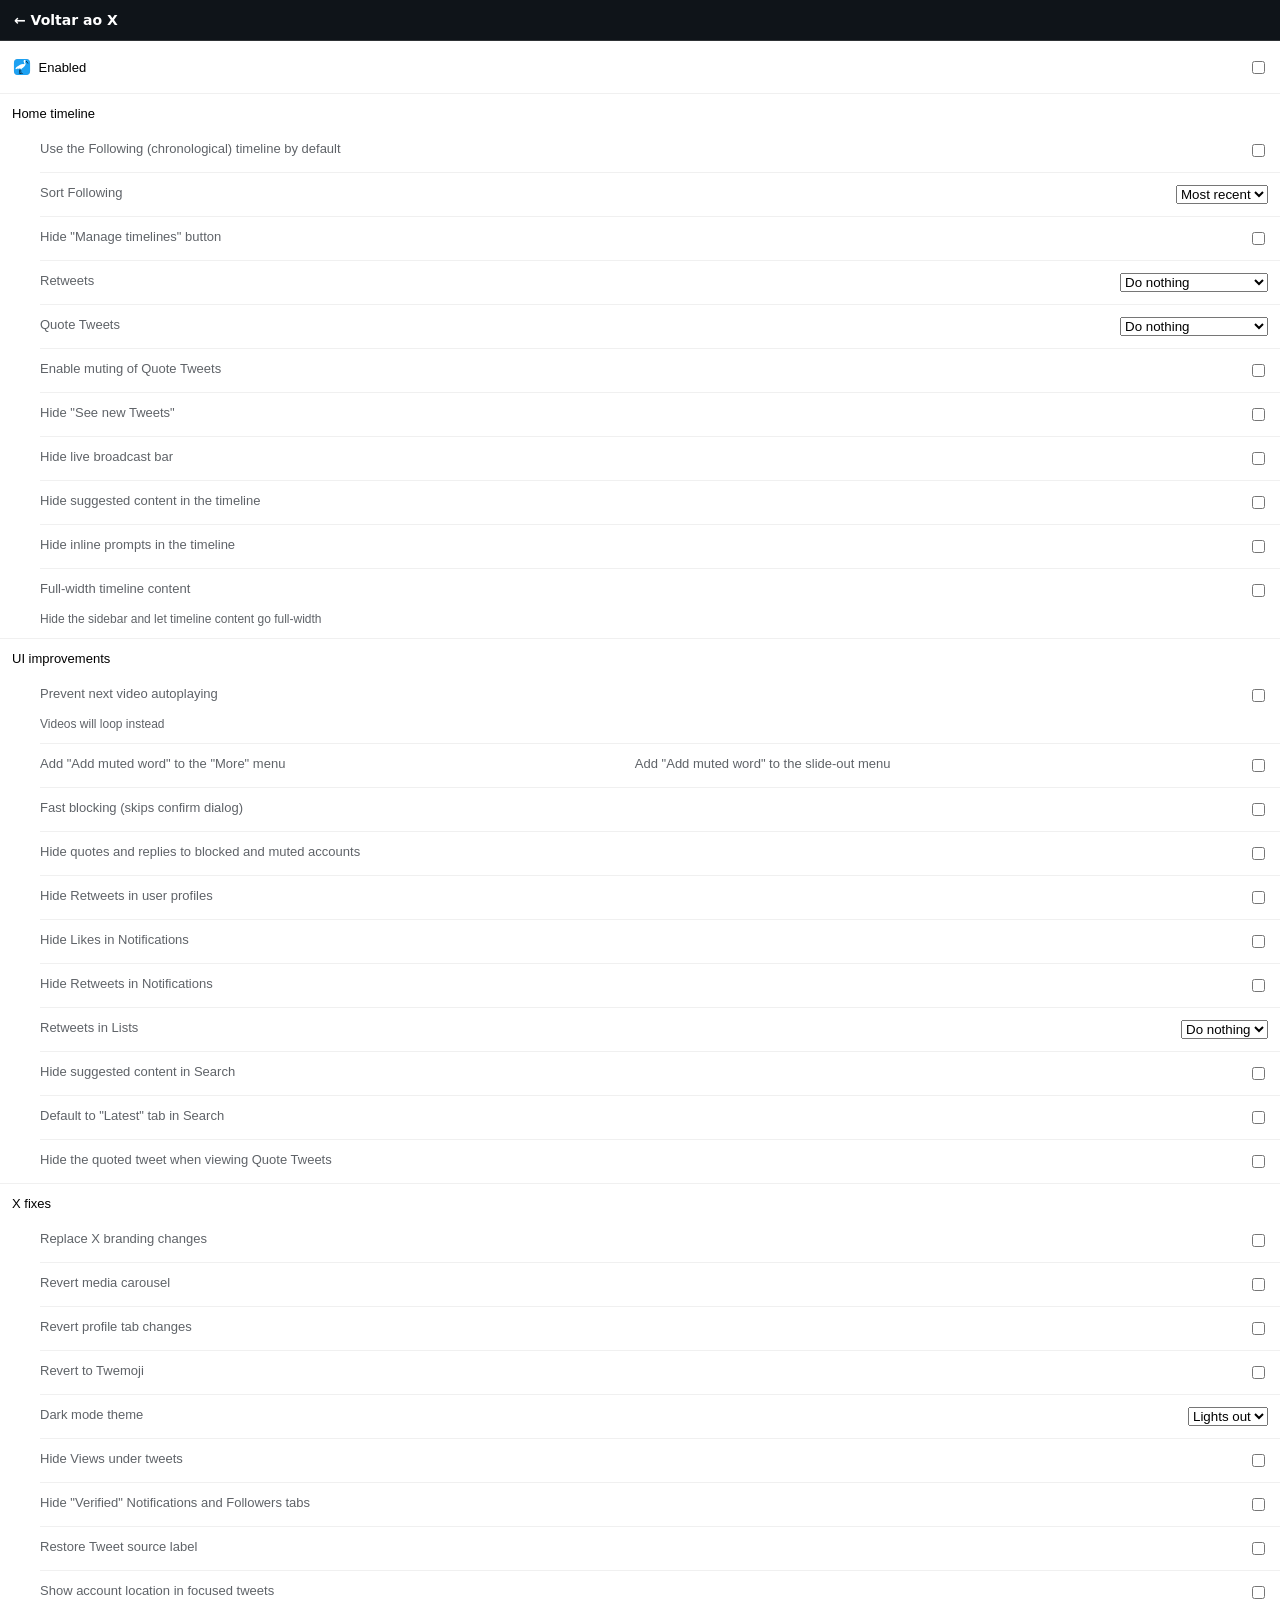
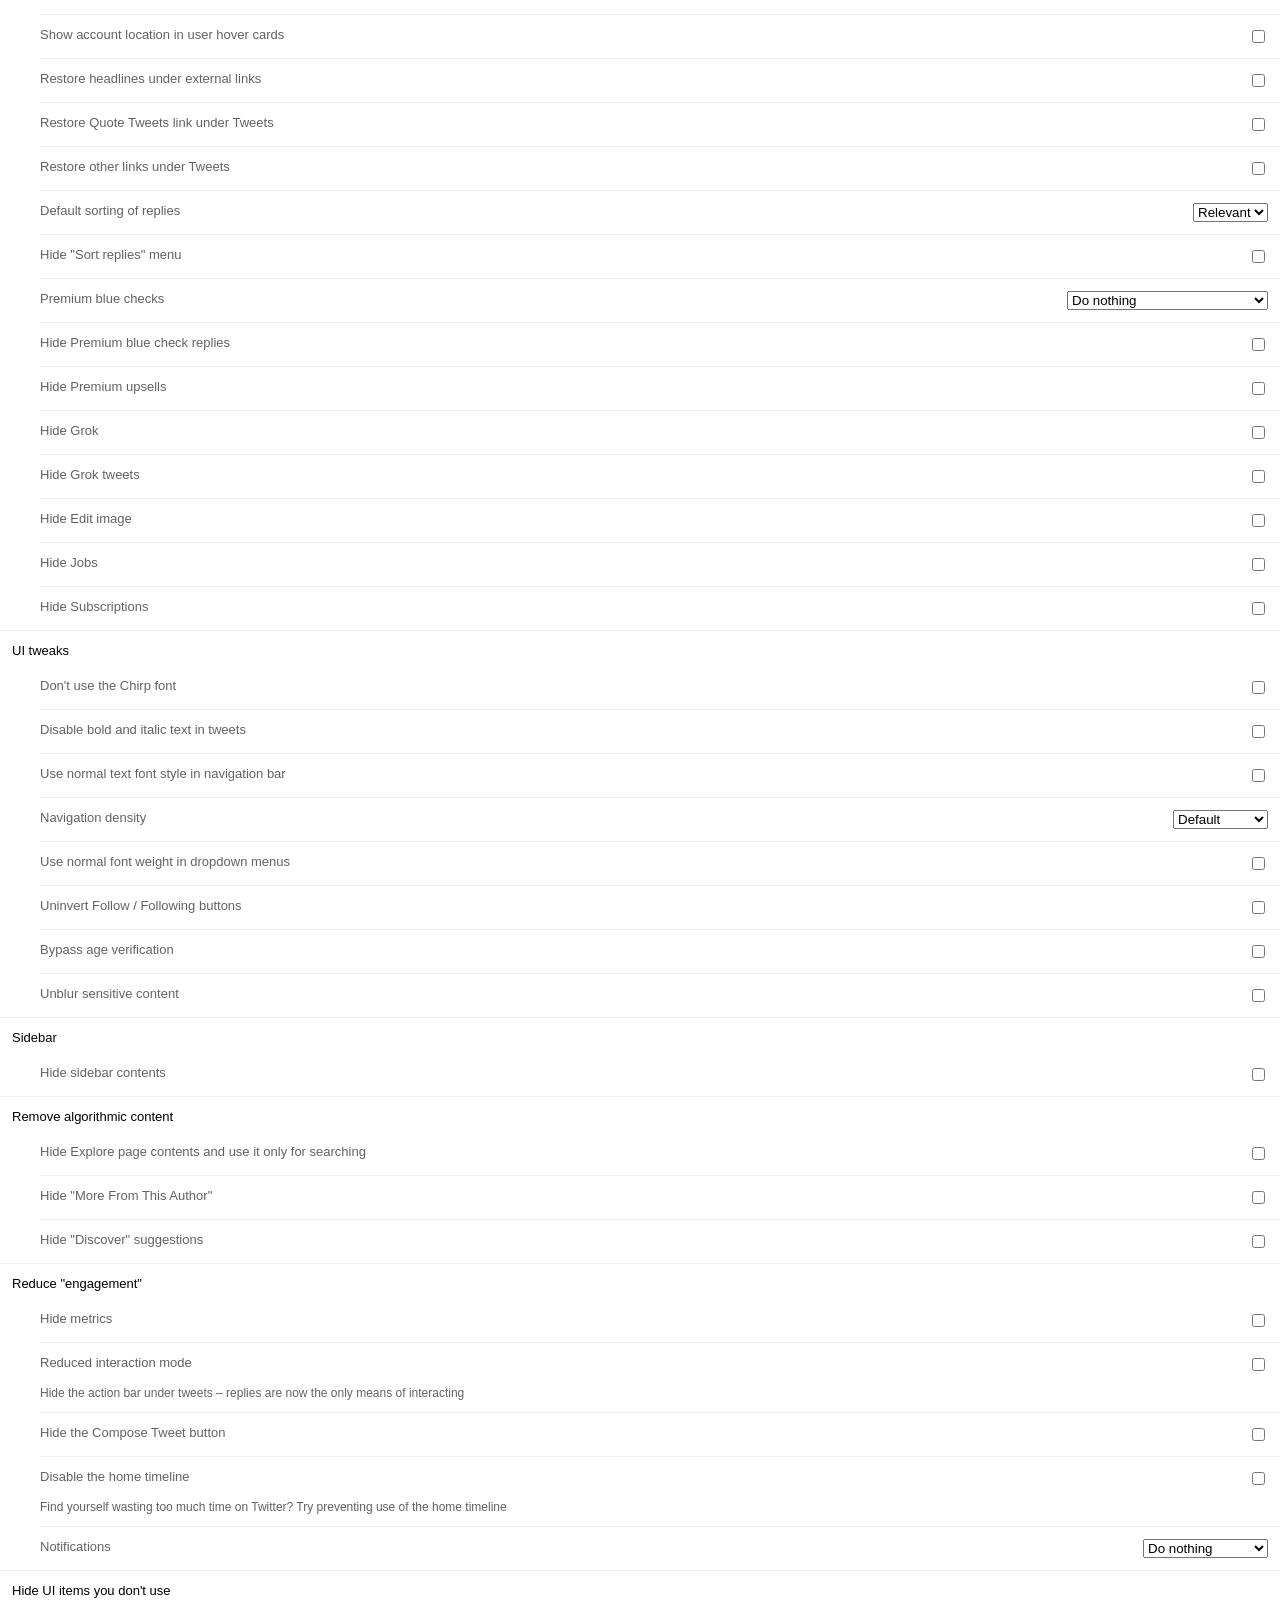
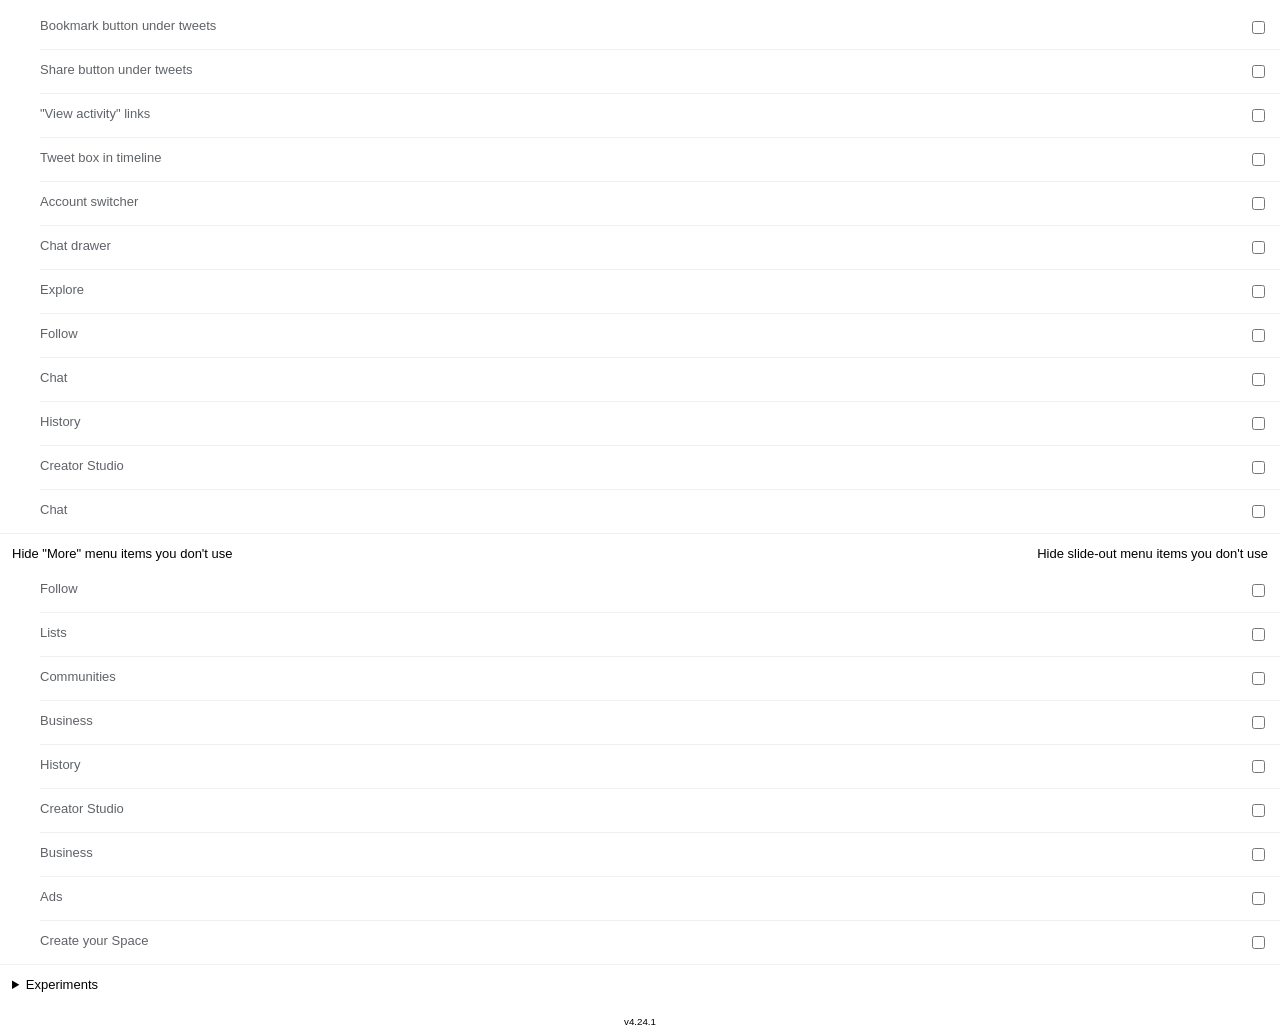
<file: xlite-build/app/src/main/assets/cpft/options.html>
<!DOCTYPE html>
<html lang="en">
<head>
  <meta charset="utf-8">
  <meta name="viewport" content="width=device-width, initial-scale=1">
  <title></title>
  <link rel="stylesheet" href="options.css">
</head>
<body>
  <a id="xlite-back-to-x" href="https://x.com/home" style="
    position:sticky;top:0;z-index:9999;display:block;
    margin:0 0 12px 0;padding:12px 14px;
    background:#0f1419;color:#fff;text-decoration:none;
    font:600 14px system-ui,sans-serif;border-bottom:1px solid #2f3336;">
    ← Voltar ao X
  </a>
  <form>
    <section class="group">
      <label class="checkbox" style="align-items: center;">
        <span style="display: flex; align-items: center; gap: .5em;">
          <img src="icons/icon.svg" class="icon">
          <span id="enabled">Enabled</span>
        </span>
        <input type="checkbox" name="enabled">
        <span class="toggle"></span>
      </label>
    </section>
    <section class="group labelled">
      <label id="homeTimelineOptionsLabel">
        Home timeline
      </label>
      <section class="checkbox">
        <label>
          <span id="alwaysUseLatestTweetsLabel">Use the Following (chronological) timeline by default</span>
          <input type="checkbox" name="alwaysUseLatestTweets">
          <span class="toggle"></span>
        </label>
        <section class="checkbox chronological">
          <label>
            <span id="hideForYouTimelineLabel">Hide the "For you" (algorithmic) timeline</span>
            <input type="checkbox" name="hideForYouTimeline">
            <span class="toggle"></span>
          </label>
        </section>
      </section>
      <section class="select">
        <label>
          <span id="sortFollowingLabel">Sort Following</span>
          <select name="sortFollowing">
            <option value="mostRecent">Most recent</option>
            <option value="popular">Popular</option>
            <option value="ignore">Do nothing</option>
          </select>
        </label>
      </section>
      <section class="checkbox">
        <label>
          <span id="hideManageTimelinesLabel">Hide "Manage timelines" button</span>
          <input type="checkbox" name="hideManageTimelines">
          <span class="toggle"></span>
        </label>
      </section>
      <section class="select">
        <label>
          <span id="retweetsLabel">Retweets</span>
          <select name="retweets">
            <option value="ignore">Do nothing</option>
            <option value="hide">Hide</option>
            <option value="separate">Show in separate tab</option>
          </select>
        </label>
      </section>
      <section class="select">
        <label>
          <span id="quoteTweetsLabel">Quote Tweets</span>
          <select name="quoteTweets">
            <option value="ignore">Do nothing</option>
            <option value="hide">Hide</option>
            <option value="separate">Show in separate tab</option>
          </select>
        </label>
      </section>
      <section class="checkbox">
        <label>
          <span id="mutableQuoteTweetsLabel">Enable muting of Quote Tweets</span>
          <input type="checkbox" name="mutableQuoteTweets">
          <span class="toggle"></span>
        </label>
        <details id="hideQuotesFromDetails">
          <summary><span id="hideQuotesFromLabel"></span></summary>
          <div id="hideQuotesFrom"></div>
        </details>
        <details id="mutedQuotesDetails">
          <summary><span id="mutedQuotesLabel"></span></summary>
          <div id="mutedQuotes"></div>
        </details>
      </section>
      <section class="checkbox">
        <label>
          <span id="hideSeeNewTweetsLabel">Hide "See new Tweets"</span>
          <input type="checkbox" name="hideSeeNewTweets">
          <span class="toggle"></span>
        </label>
      </section>
      <section class="checkbox mobile">
        <label>
          <span id="hideLiveBroadcastBarLabel">Hide live broadcast bar</span>
          <input type="checkbox" name="hideLiveBroadcastBar">
          <span class="toggle"></span>
        </label>
      </section>
      <section class="checkbox">
        <label>
          <span id="hideWhoToFollowEtcLabel">Hide suggested content in the timeline</span>
          <input type="checkbox" name="hideWhoToFollowEtc">
          <span class="toggle"></span>
        </label>
      </section>
      <section class="checkbox">
        <label>
          <span id="hideInlinePrompts">Hide inline prompts in the timeline</span>
          <input type="checkbox" name="hideInlinePrompts">
          <span class="toggle"></span>
        </label>
      </section>
      <section class="checkbox desktop">
        <label>
          <span id="fullWidthContentLabel">Full-width timeline content</span>
          <input type="checkbox" name="fullWidthContent">
          <span class="toggle"></span>
        </label>
        <p id="fullWidthContentInfo">
          Hide the sidebar and let timeline content go full-width
        </p>
        <section class="checkbox fullWidthContent">
          <label>
            <span id="fullWidthMediaLabel">Full-width media &amp; cards</span>
            <input type="checkbox" name="fullWidthMedia">
            <span class="toggle"></span>
          </label>
        </section>
      </section>
    </section>

    <section class="group labelled">
      <label id="uiImprovementsOptionsLabel">UI improvements</label>
      <section class="checkbox mobile">
        <label>
          <span id="preventNextVideoAutoplayLabel">Prevent next video autoplaying</span>
          <input type="checkbox" name="preventNextVideoAutoplay">
          <span class="toggle"></span>
        </label>
        <p id="preventNextVideoAutoplayInfo">
          Videos will loop instead
        </p>
      </section>
      <section class="checkbox">
        <label>
          <span id="addAddMutedWordMenuItemLabel_desktop" class="desktop">Add "Add muted word" to the "More" menu</span>
          <span id="addAddMutedWordMenuItemLabel_mobile" class="mobile">Add "Add muted word" to the slide-out menu</span>
          <input type="checkbox" name="addAddMutedWordMenuItem">
          <span class="toggle"></span>
        </label>
      </section>
      <section class="checkbox">
        <label>
          <span id="fastBlockLabel">Fast blocking (skips confirm dialog)</span>
          <input type="checkbox" name="fastBlock">
          <span class="toggle"></span>
        </label>
      </section>
      <section class="checkbox">
        <label>
          <span id="hideUnavailableQuoteTweetsLabel">Hide quotes and replies to blocked and muted accounts</span>
          <input type="checkbox" name="hideUnavailableQuoteTweets">
          <span class="toggle"></span>
        </label>
      </section>
      <section class="checkbox">
        <label>
          <span id="hideProfileRetweetsLabel">Hide Retweets in user profiles</span>
          <input type="checkbox" name="hideProfileRetweets">
          <span class="toggle"></span>
        </label>
      </section>
      <section class="checkbox">
        <label>
          <span id="hideNotificationLikesLabel">Hide Likes in Notifications</span>
          <input type="checkbox" name="hideNotificationLikes">
          <span class="toggle"></span>
        </label>
      </section>
      <section class="checkbox">
        <label>
          <span id="hideNotificationRetweetsLabel">Hide Retweets in Notifications</span>
          <input type="checkbox" name="hideNotificationRetweets">
          <span class="toggle"></span>
        </label>
      </section>
      <section class="select">
        <label>
          <span id="listRetweetsLabel">Retweets in Lists</span>
          <select name="listRetweets">
            <option value="ignore">Do nothing</option>
            <option value="hide">Hide</option>
          </select>
        </label>
      </section>
      <section class="checkbox">
        <label>
          <span id="hideSuggestedContentSearchLabel">Hide suggested content in Search</span>
          <input type="checkbox" name="hideSuggestedContentSearch">
          <span class="toggle"></span>
        </label>
      </section>
      <section class="checkbox">
        <label>
          <span id="defaultToLatestSearchLabel">Default to "Latest" tab in Search</span>
          <input type="checkbox" name="defaultToLatestSearch">
          <span class="toggle"></span>
        </label>
      </section>
      <section class="checkbox">
        <label>
          <span id="tweakQuoteTweetsPageLabel">Hide the quoted tweet when viewing Quote Tweets</span>
          <input type="checkbox" name="tweakQuoteTweetsPage">
          <span class="toggle"></span>
        </label>
      </section>
    </section>

    <section class="group labelled">
      <label id="xFixesLabel">X fixes</label>
      <section class="checkbox">
        <label>
          <span id="replaceLogoLabel">Replace X branding changes</span>
          <input type="checkbox" name="replaceLogo">
          <span class="toggle"></span>
        </label>
      </section>
      <section class="checkbox">
        <label>
          <span id="revertMediaCarouselLabel">Revert media carousel</span>
          <input type="checkbox" name="revertMediaCarousel">
          <span class="toggle"></span>
        </label>
      </section>
      <section class="checkbox">
        <label>
          <span id="revertProfileTabsLabel">Revert profile tab changes</span>
          <input type="checkbox" name="revertProfileTabs">
          <span class="toggle"></span>
        </label>
      </section>
      <section class="checkbox">
        <label>
          <span id="revertTwemojiLabel">Revert to Twemoji</span>
          <input type="checkbox" name="revertTwemoji">
          <span class="toggle"></span>
        </label>
      </section>
      <section class="select">
        <label>
          <span id="darkModeThemeLabel">Dark mode theme</span>
          <select name="darkModeTheme">
            <option value="lightsOut">Lights out</option>
            <option value="dim">Dim</option>
          </select>
        </label>
      </section>
      <section class="checkbox">
        <label>
          <span id="hideViewsLabel">Hide Views under tweets</span>
          <input type="checkbox" name="hideViews">
          <span class="toggle"></span>
        </label>
      </section>
      <section class="checkbox">
        <label>
          <span id="hideVerifiedNotificationsTabLabel">Hide "Verified" Notifications and Followers tabs</span>
          <input type="checkbox" name="hideVerifiedNotificationsTab">
          <span class="toggle"></span>
        </label>
      </section>
      <section class="checkbox">
        <label>
          <span id="restoreTweetSourceLabel">Restore Tweet source label</span>
          <input type="checkbox" name="restoreTweetSource">
          <span class="toggle"></span>
        </label>
      </section>
      <section class="checkbox">
        <label>
          <span id="addFocusedTweetAccountLocationLabel">Show account location in focused tweets</span>
          <input type="checkbox" name="addFocusedTweetAccountLocation">
          <span class="toggle"></span>
        </label>
      </section>
      <section class="checkbox desktop">
        <label>
          <span id="addUserHoverCardAccountLocationLabel">Show account location in user hover cards</span>
          <input type="checkbox" name="addUserHoverCardAccountLocation">
          <span class="toggle"></span>
        </label>
      </section>
      <section class="checkbox">
        <label>
          <span id="restoreLinkHeadlinesLabel">Restore headlines under external links</span>
          <input type="checkbox" name="restoreLinkHeadlines">
          <span class="toggle"></span>
        </label>
      </section>
      <section class="checkbox">
        <label>
          <span id="restoreQuoteTweetsLinkLabel">Restore Quote Tweets link under Tweets</span>
          <input type="checkbox" name="restoreQuoteTweetsLink">
          <span class="toggle"></span>
        </label>
      </section>
      <section class="checkbox">
        <label>
          <span id="restoreOtherInteractionLinksLabel">Restore other links under Tweets</span>
          <input type="checkbox" name="restoreOtherInteractionLinks">
          <span class="toggle"></span>
        </label>
      </section>
      <section class="select">
        <label>
          <span id="sortRepliesLabel">Default sorting of replies</span>
          <select name="sortReplies">
            <option value="relevant">Relevant</option>
            <option value="recent">Recent</option>
            <option value="liked">Likes</option>
          </select>
        </label>
      </section>
      <section class="checkbox">
        <label>
          <span id="hideSortRepliesMenuLabel">Hide "Sort replies" menu</span>
          <input type="checkbox" name="hideSortRepliesMenu">
          <span class="toggle"></span>
        </label>
      </section>
      <section class="select">
        <label>
          <span id="twitterBlueChecksLabel">Premium blue checks</span>
          <select name="twitterBlueChecks">
            <option value="ignore">Do nothing</option>
            <option id="twitterBlueChecksOption_replace" value="replace">Replace with Twitter Blue logo</option>
            <option value="hide">Hide</option>
          </select>
        </label>
      </section>
      <section class="checkbox">
        <label>
          <span id="hideTwitterBlueRepliesLabel">Hide Premium blue check replies</span>
          <input type="checkbox" name="hideTwitterBlueReplies">
          <span class="toggle"></span>
        </label>
        <section class="checkbox hidingTwitterBlueReplies">
          <label>
            <span id="showPremiumReplyFollowingLabel">Show accounts I follow</span>
            <input type="checkbox" name="showPremiumReplyFollowing">
            <span class="toggle"></span>
          </label>
        </section>
        <section class="checkbox hidingTwitterBlueReplies">
          <label>
            <span id="showPremiumReplyFollowedByLabel">Show accounts which follow me</span>
            <input type="checkbox" name="showPremiumReplyFollowedBy">
            <span class="toggle"></span>
          </label>
        </section>
        <section class="checkbox hidingTwitterBlueReplies">
          <label>
            <span id="showPremiumReplyBusinessLabel">Show verified Business accounts</span>
            <input type="checkbox" name="showPremiumReplyBusiness">
            <span class="toggle"></span>
          </label>
        </section>
        <section class="checkbox hidingTwitterBlueReplies">
          <label>
            <span id="showPremiumReplyGovernmentLabel">Show verified Government accounts</span>
            <input type="checkbox" name="showPremiumReplyGovernment">
            <span class="toggle"></span>
          </label>
        </section>
        <section class="checkbox group hidingTwitterBlueReplies">
          <label>
            <span id="showBlueReplyFollowersCountLabel">Show accounts with over 1 million followers</span>
            <input type="checkbox" name="showBlueReplyFollowersCount">
            <span class="toggle"></span>
          </label>
          <section class="select showingBlueReplyFollowersCount">
            <label>
              <span id="showBlueReplyFollowersCountAmountLabel">Number of followers</span>
              <select name="showBlueReplyFollowersCountAmount">
                <option value="1000">1K</option>
                <option value="10000">10K</option>
                <option value="100000">100K</option>
                <option value="1000000">1 million</option>
              </select>
            </label>
          </section>
        </section>
      </section>
      <section class="checkbox">
        <label>
          <span id="hideTwitterBlueUpsellsLabel">Hide Premium upsells</span>
          <input type="checkbox" name="hideTwitterBlueUpsells">
          <span class="toggle"></span>
        </label>
      </section>
      <section class="checkbox">
        <label>
          <span id="hideGrokLabel">Hide Grok</span>
          <input type="checkbox" name="hideGrokNav">
          <span class="toggle"></span>
        </label>
      </section>
      <section class="checkbox">
        <label>
          <span id="hideGrokTweetsLabel">Hide Grok tweets</span>
          <input type="checkbox" name="hideGrokTweets">
          <span class="toggle"></span>
        </label>
      </section>
      <section class="checkbox">
        <label>
          <span id="hideEditImageLabel">Hide Edit image</span>
          <input type="checkbox" name="hideEditImage">
          <span class="toggle"></span>
        </label>
      </section>
      <section class="checkbox">
        <label>
          <span id="hideJobsLabel">Hide Jobs</span>
          <input type="checkbox" name="hideJobsNav">
          <span class="toggle"></span>
        </label>
      </section>
      <section class="checkbox">
        <label>
          <span id="hideSubscriptionsLabel">Hide Subscriptions</span>
          <input type="checkbox" name="hideSubscriptions">
          <span class="toggle"></span>
        </label>
      </section>
    </section>

    <section class="group labelled">
      <label id="uiTweaksOptionsLabel">
        UI tweaks
      </label>
      <section class="checkbox">
        <label>
          <span id="dontUseChirpFontLabel">Don't use the Chirp font</span>
          <input type="checkbox" name="dontUseChirpFont">
          <span class="toggle"></span>
        </label>
      </section>
      <section class="checkbox">
        <label>
          <span id="disableTweetTextFormattingLabel">Disable bold and italic text in tweets</span>
          <input type="checkbox" name="disableTweetTextFormatting">
          <span class="toggle"></span>
        </label>
      </section>
      <section class="checkbox desktop">
        <label>
          <span id="navBaseFontSizeLabel">Use normal text font style in navigation bar</span>
          <input type="checkbox" name="navBaseFontSize">
          <span class="toggle"></span>
        </label>
      </section>
      <section class="select desktop">
        <label>
          <span id="navDensityLabel">Navigation density</span>
          <select name="navDensity">
            <option value="default">Default</option>
            <option value="comfortable">Comfortable</option>
            <option value="compact">Compact</option>
          </select>
        </label>
      </section>
      <section class="checkbox">
        <label>
          <span id="dropdownMenuFontWeightLabel">Use normal font weight in dropdown menus</span>
          <input type="checkbox" name="dropdownMenuFontWeight">
          <span class="toggle"></span>
        </label>
      </section>
      <section class="checkbox">
        <label>
          <span id="uninvertFollowButtonsLabel">Uninvert Follow / Following buttons</span>
          <input type="checkbox" name="uninvertFollowButtons">
          <span class="toggle"></span>
        </label>
        <section class="select uninvertedFollowButtons">
          <label>
            <span id="followButtonStyleLabel">Button style</span>
            <select name="followButtonStyle">
              <option value="monochrome" id="followButtonStyleOption_monochrome">Monochrome</option>
              <option value="themed" id="followButtonStyleOption_themed">Themed</option>
            </select>
          </label>
        </section>
      </section>
      <section class="checkbox">
        <label>
          <span id="bypassAgeVerificationLabel">Bypass age verification</span>
          <input type="checkbox" name="bypassAgeVerification">
          <span class="toggle"></span>
        </label>
      </section>
      <section class="checkbox">
        <label>
          <span id="unblurSensitiveContentLabel">Unblur sensitive content</span>
          <input type="checkbox" name="unblurSensitiveContent">
          <span class="toggle"></span>
        </label>
      </section>
    </section>

    <section class="group labelled desktop">
      <label id="sidebarLabel">Sidebar</label>
      <section class="checkbox desktop">
        <label>
          <span id="hideSidebarContentLabel">Hide sidebar contents</span>
          <input type="checkbox" name="hideSidebarContent">
          <span class="toggle"></span>
        </label>
        <section class="checkbox showingSidebarContent">
          <label>
            <span id="hideLiveBroadcastsLabel">Hide Live broadcasts</span>
            <input type="checkbox" name="hideLiveBroadcasts">
            <span class="toggle"></span>
          </label>
        </section>
        <section class="checkbox showingSidebarContent">
          <label>
            <span id="hideTodaysNewsLabel">Hide Today's News</span>
            <input type="checkbox" name="hideTodaysNews">
            <span class="toggle"></span>
          </label>
        </section>
        <section class="checkbox showingSidebarContent">
          <label>
            <span id="hideWhatsHappeningLabel">Hide What's happening</span>
            <input type="checkbox" name="hideWhatsHappening">
            <span class="toggle"></span>
          </label>
        </section>
        <section class="checkbox showingSidebarContent">
          <label>
            <span id="hideSuggestedFollowsLabel">Hide suggested follows</span>
            <input type="checkbox" name="hideSuggestedFollows">
            <span class="toggle"></span>
          </label>
        </section>
        <section class="checkbox hidingSuggestedFollows">
          <label>
            <span id="showRelevantPeopleLabel">Show "Relevant people" when viewing a tweet</span>
            <input type="checkbox" name="showRelevantPeople">
            <span class="toggle"></span>
          </label>
        </section>
      </section>
    </section>

    <section class="group labelled">
      <label id="reduceAlgorithmicContentOptionsLabel">Remove algorithmic content</label>
      <section class="checkbox">
        <label>
          <span id="hideExplorePageContentsLabel">Hide Explore page contents and use it only for searching</span>
          <input type="checkbox" name="hideExplorePageContents">
          <span class="toggle"></span>
        </label>
      </section>
      <section class="checkbox">
        <label>
          <span id="hideMoreFromThisAuthorLabel">Hide "More From This Author"</span>
          <input type="checkbox" name="hideMoreFromThisAuthor">
          <span class="toggle"></span>
        </label>
      </section>
      <section class="checkbox">
        <label>
          <span id="hideDiscoverSuggestionsLabel">Hide "Discover" suggestions</span>
          <input type="checkbox" name="hideMoreTweets">
          <span class="toggle"></span>
        </label>
      </section>
    </section>

    <section class="group labelled">
      <label id="reduceEngagementOptionsLabel">
        Reduce "engagement"
      </label>
      <section class="checkbox">
        <label>
          <span id="hideMetricsLabel">Hide metrics</span>
          <input type="checkbox" name="hideMetrics">
          <span class="toggle"></span>
        </label>
        <section class="group hidingMetrics">
          <label class="checkbox">
            <span id="hideAllMetricsLabel">Hide all</span>
            <input type="checkbox" name="hideAllMetrics">
            <span class="toggle"></span>
          </label>
          <section class="checkbox">
            <label>
              <span id="hideReplyMetricsLabel">Replies</span>
              <input type="checkbox" name="hideReplyMetrics">
              <span class="toggle"></span>
            </label>
          </section>
          <section class="checkbox">
            <label>
              <span id="hideRetweetMetricsLabel">Retweets</span>
              <input type="checkbox" name="hideRetweetMetrics">
              <span class="toggle"></span>
            </label>
          </section>
          <section class="checkbox">
            <label>
              <span id="hideQuoteTweetMetricsLabel">Quote tweets</span>
              <input type="checkbox" name="hideQuoteTweetMetrics">
              <span class="toggle"></span>
            </label>
          </section>
          <section class="checkbox">
            <label>
              <span id="hideLikeMetricsLabel">Likes</span>
              <input type="checkbox" name="hideLikeMetrics">
              <span class="toggle"></span>
            </label>
          </section>
          <section class="checkbox">
            <label>
              <span id="hideBookmarkMetricsLabel">Bookmarks</span>
              <input type="checkbox" name="hideBookmarkMetrics">
              <span class="toggle"></span>
            </label>
         </section>
          <section class="checkbox">
            <label>
              <span id="hideFollowingMetricsLabel">Following / followers</span>
              <input type="checkbox" name="hideFollowingMetrics">
              <span class="toggle"></span>
            </label>
          </section>
          <section class="checkbox">
            <label>
              <span id="hideProfileHeaderMetricsLabel">Profile header metrics</span>
              <input type="checkbox" name="hideTotalTweetsMetrics">
              <span class="toggle"></span>
            </label>
          </section>
        </section>
      </section>
      <section class="checkbox">
        <label>
          <span id="reducedInteractionModeLabel">Reduced interaction mode</span>
          <input type="checkbox" name="reducedInteractionMode">
          <span class="toggle"></span>
        </label>
        <p id="reducedInteractionModeInfo">
          Hide the action bar under tweets &ndash; replies are now the only means of interacting
        </p>
      </section>
      <section class="checkbox">
        <label>
          <span id="hideComposeTweetLabel">Hide the Compose Tweet button</span>
          <input type="checkbox" name="hideComposeTweet">
          <span class="toggle"></span>
        </label>
      </section>
      <section class="checkbox">
        <label>
          <span id="disableHomeTimelineLabel">Disable the home timeline</span>
          <input type="checkbox" name="disableHomeTimeline">
          <span class="toggle"></span>
        </label>
        <p id="disableHomeTimelineInfo">
          <span>Find yourself wasting too much time on Twitter? Try preventing use of the home timeline</span>
        </p>
        <section class="select disabledHomeTimeline">
          <label>
            <span id="disabledHomeTimelineRedirectLabel">Redirect home timeline to</span>
            <select name="disabledHomeTimelineRedirect">
              <option value="notifications" class="notificationsLabel" id="disabledHomeTimelineRedirectOption_notifications">Notifications</option>
              <option value="messages" id="disabledHomeTimelineRedirectOption_messages">Messages</option>
            </select>
          </label>
        </section>
      </section>
      <section class="select">
        <label>
          <span class="notificationsLabel">Notifications</span>
          <select name="hideNotifications">
            <option value="ignore">Do nothing</option>
            <option value="badges">Hide badges only</option>
            <option value="hide">Hide</option>
          </select>
        </label>
      </section>
    </section>

    <section class="group labelled">
      <label id="hideUnusedUiItemsOptionsLabel">
        Hide UI items you don't use
      </label>
      <section class="checkbox">
        <label>
          <span id="hideBookmarkButtonLabel">Bookmark button under tweets</span>
          <input type="checkbox" name="hideBookmarkButton">
          <span class="toggle"></span>
        </label>
        <section class="checkbox hidingBookmarkButton">
          <label>
            <span id="showBookmarkButtonUnderFocusedTweetsLabel">Show under focused tweets</span>
            <input type="checkbox" name="showBookmarkButtonUnderFocusedTweets">
            <span class="toggle"></span>
          </label>
        </section>
      </section>
      <section class="checkbox">
        <label>
          <span id="hideShareTweetButtonLabel">Share button under tweets</span>
          <input type="checkbox" name="hideShareTweetButton">
          <span class="toggle"></span>
        </label>
      </section>
      <section class="checkbox">
        <label>
          <span id="hideViewActivityLinksLabel">"View activity" links</span>
          <input type="checkbox" name="hideViewActivityLinks">
          <span class="toggle"></span>
        </label>
      </section>
      <section class="checkbox desktop">
        <label>
          <span id="hideTimelineTweetBoxLabel">Tweet box in timeline</span>
          <input type="checkbox" name="hideTimelineTweetBox">
          <span class="toggle"></span>
        </label>
      </section>
      <section class="checkbox desktop">
        <label>
          <span id="hideAccountSwitcherLabel">Account switcher</span>
          <input type="checkbox" name="hideAccountSwitcher">
          <span class="toggle"></span>
        </label>
      </section>
      <section class="checkbox desktop">
        <label>
          <span id="hideMessagesDrawerLabel">Chat drawer</span>
          <input type="checkbox" name="hideMessagesDrawer">
          <span class="toggle"></span>
        </label>
      </section>
      <section class="checkbox desktop">
        <label>
          <span id="hideExploreNavLabel">Explore</span>
          <input type="checkbox" name="hideExploreNav">
          <span class="toggle"></span>
        </label>
        <section class="checkbox hidingExploreNav">
          <label>
            <span id="hideExploreNavWithSidebarLabel">Show when sidebar is hidden</span>
            <input type="checkbox" name="hideExploreNavWithSidebar">
            <span class="toggle"></span>
          </label>
        </section>
      </section>
      <section class="checkbox desktop">
        <label>
          <span class="hideConnectNavLabel">Follow</span>
          <input type="checkbox" name="hideConnectNav">
          <span class="toggle"></span>
        </label>
      </section>
      <section class="checkbox desktop">
        <label>
          <span class="hideChatNavLabel">Chat</span>
          <input type="checkbox" name="hideChatNav">
          <span class="toggle"></span>
        </label>
      </section>
      <section class="checkbox desktop">
        <label>
          <span class="hideHistoryNavLabel">History</span>
          <input type="checkbox" name="hideHistoryNav">
          <span class="toggle"></span>
        </label>
      </section>
      <section class="checkbox desktop">
        <label>
          <span class="hideCreatorStudioNavLabel">Creator Studio</span>
          <input type="checkbox" name="hideCreatorStudioNav">
          <span class="toggle"></span>
        </label>
      </section>
      <section class="checkbox mobile">
        <label>
          <span class="hideChatNavLabel">Chat</span>
          <input type="checkbox" name="hideMessagesBottomNavItem">
          <span class="toggle"></span>
        </label>
      </section>
    </section>
    <section class="group labelled">
      <label>
        <span id="hideMoreSlideOutMenuItemsOptionsLabel_desktop" class="desktop">Hide "More" menu items you don't use</span>
        <span id="hideMoreSlideOutMenuItemsOptionsLabel_mobile" class="mobile">Hide slide-out menu items you don't use</span>
      </label>
      <section class="checkbox mobile">
        <label>
          <span class="hideConnectNavLabel">Follow</span>
          <input type="checkbox" name="hideConnectNav">
          <span class="toggle"></span>
        </label>
      </section>
      <section class="checkbox">
        <label>
          <span class="hideListsNavLabel">Lists</span>
          <input type="checkbox" name="hideListsNav">
          <span class="toggle"></span>
        </label>
      </section>
      <section class="checkbox">
        <label>
          <span class="hideCommunitiesNavLabel">Communities</span>
          <input type="checkbox" name="hideCommunitiesNav">
          <span class="toggle"></span>
        </label>
      </section>
      <section class="checkbox desktop">
        <label>
          <span class="hideBusinessNavLabel">Business</span>
          <input type="checkbox" name="hideBusinessNav">
          <span class="toggle"></span>
        </label>
      </section>
      <section class="checkbox mobile">
        <label>
          <span class="hideHistoryNavLabel">History</span>
          <input type="checkbox" name="hideHistoryNav">
          <span class="toggle"></span>
        </label>
      </section>
      <section class="checkbox mobile">
        <label>
          <span class="hideCreatorStudioNavLabel">Creator Studio</span>
          <input type="checkbox" name="hideCreatorStudioNav">
          <span class="toggle"></span>
        </label>
      </section>
      <section class="checkbox mobile">
        <label>
          <span class="hideBusinessNavLabel">Business</span>
          <input type="checkbox" name="hideBusinessNav">
          <span class="toggle"></span>
        </label>
      </section>
      <section class="checkbox">
        <label>
          <span id="hideAdsNavLabel">Ads</span>
          <input type="checkbox" name="hideAdsNav">
          <span class="toggle"></span>
        </label>
      </section>
      <section class="checkbox desktop">
        <label>
          <span id="hideSpacesNavLabel">Create your Space</span>
          <input type="checkbox" name="hideSpacesNav">
          <span class="toggle"></span>
        </label>
      </section>
    </section>

    <section>
      <details id="experiments">
        <summary id="experimentsOptionsLabel">
          Experiments
        </summary>
        <section class="group">
          <section class="textarea">
            <label id="customCssLabel" for="customCss">Custom CSS</label>
            <textarea id="customCss" rows="8"></textarea>
            <button type="button" id="saveCustomCss" class="saveAndApplyButton">Save and apply</button>
          </section>
        </section>
        <section class="checkbox">
          <label>
            <span id="tweakNewLayoutLabel">Tweak new layout</span>
            <input type="checkbox" name="tweakNewLayout">
            <span class="toggle"></span>
          </label>
          <p id="tweakNewLayoutInfo">
            Experimental - only enable if you have the new layout
          </p>
          <section class="checkbox desktop">
            <label>
              <span id="hideToggleNavigationLabel">Hide Toggle navigation</span>
              <input type="checkbox" name="hideToggleNavigation">
              <span class="toggle"></span>
            </label>
          </section>
        </section>
      </details>
    </section>

    <section class="group labelled debug">
      <label id="debugOptionsLabel">Debug options</label>
      <section class="checkbox">
        <label>
          <span id="debugLabel">Debug mode</span>
          <input type="checkbox" name="debug">
          <span class="toggle"></span>
        </label>
        <p id="debugInfo">Enables debug logging and displays tweet debug info in the timeline</p>
        <section class="checkbox debugging">
          <label>
            <span id="debugLogTimelineStatsLabel">Log timeline stats</span>
            <input type="checkbox" name="debugLogTimelineStats">
            <span class="toggle"></span>
          </label>
        </section>
      </section>
      <section>
        <label class="button">
          <span id="exportConfigLabel">Export configuration for bug report</span>
          <input type="button" value="Export" id="export-config">
        </label>
      </section>
    </section>

    <div id="version">v4.24.1<span id="debugCountdown"></span></div>
  </form>
  <script src="options.js"></script>
</body>
</html>
</file>
<file: tubelite/styles.css>
:root{
  color-scheme:dark;
  --bg:#0b0d12;
  --panel:#131722;
  --panel2:#191f2c;
  --text:#f5f7fb;
  --muted:#a8b0c0;
  --line:#2a3242;
  --accent:#ff3b30;
  --accent2:#7c5cff;
  --ok:#40d17d;
}
*{box-sizing:border-box}
html{scroll-behavior:smooth}
body{
  margin:0;
  font-family:Inter,system-ui,-apple-system,BlinkMacSystemFont,"Segoe UI",Roboto,Arial,sans-serif;
  background:
    radial-gradient(1000px 500px at 80% -10%,rgba(124,92,255,.18),transparent 60%),
    radial-gradient(900px 500px at -10% 10%,rgba(255,59,48,.15),transparent 55%),
    var(--bg);
  color:var(--text);
  line-height:1.65;
}
a{color:#a99aff;text-decoration:none}
a:hover{text-decoration:underline}
.wrap{width:min(1040px,calc(100% - 32px));margin:0 auto}
nav{
  position:sticky;top:0;z-index:20;
  backdrop-filter:blur(14px);
  background:rgba(11,13,18,.78);
  border-bottom:1px solid rgba(255,255,255,.07)
}
.nav-inner{height:68px;display:flex;align-items:center;justify-content:space-between;gap:20px}
.brand{display:flex;align-items:center;gap:11px;color:white;font-weight:800;letter-spacing:-.02em}
.mark{
  width:34px;height:34px;border-radius:10px;display:grid;place-items:center;
  background:linear-gradient(135deg,var(--accent),#ff764f);
  box-shadow:0 8px 26px rgba(255,59,48,.24)
}
.nav-links{display:flex;gap:18px;flex-wrap:wrap;font-size:14px}
.hero{padding:88px 0 58px}
.eyebrow{
  display:inline-flex;align-items:center;gap:8px;padding:7px 11px;border:1px solid var(--line);
  border-radius:999px;color:#d8deea;background:rgba(255,255,255,.03);font-size:13px
}
.dot{width:8px;height:8px;border-radius:50%;background:var(--ok);box-shadow:0 0 0 5px rgba(64,209,125,.1)}
h1{font-size:clamp(42px,8vw,78px);line-height:1.02;margin:18px 0 20px;letter-spacing:-.05em}
.lead{max-width:760px;color:var(--muted);font-size:clamp(18px,2.8vw,22px)}
.actions{display:flex;gap:12px;flex-wrap:wrap;margin-top:28px}
.btn{
  display:inline-flex;align-items:center;justify-content:center;gap:8px;padding:12px 16px;border-radius:12px;
  border:1px solid var(--line);font-weight:700;color:white;background:var(--panel)
}
.btn.primary{background:linear-gradient(135deg,var(--accent),#e62e24);border-color:transparent}
.grid{display:grid;grid-template-columns:repeat(3,1fr);gap:16px;margin:22px 0 52px}
.card{padding:22px;border:1px solid var(--line);border-radius:18px;background:linear-gradient(180deg,rgba(255,255,255,.035),rgba(255,255,255,.015))}
.card h3{margin:0 0 8px;font-size:18px}.card p{margin:0;color:var(--muted)}
section{padding:28px 0}
h2{font-size:30px;letter-spacing:-.03em;margin:0 0 14px}
h3{margin-top:28px}
p,li{color:#c5ccda}
ul{padding-left:21px}
.notice{
  margin:22px 0;padding:16px 18px;border-left:4px solid var(--accent2);
  background:rgba(124,92,255,.09);border-radius:10px;color:#dce1eb
}
.meta{color:var(--muted);font-size:14px}
.footer{margin-top:60px;padding:28px 0 42px;border-top:1px solid var(--line);color:var(--muted);font-size:14px}
.legal h1{font-size:clamp(38px,7vw,58px)}
.legal main{max-width:850px;padding:60px 0 20px}
code{background:#171c27;border:1px solid var(--line);padding:2px 6px;border-radius:6px;color:#fff}
@media(max-width:760px){
  .grid{grid-template-columns:1fr}
  .hero{padding-top:58px}
  .nav-inner{height:auto;min-height:64px;padding:12px 0;align-items:flex-start}
  .nav-links{justify-content:flex-end}
}
</file>
<file: xlite-build/app/src/main/assets/cpft-options.css>
:root {
  color-scheme: light dark;
}

body {
  user-select: none;
  padding: 0;
  margin: 0;
  /* XXX These are defaults for Chrome, do something else instead */
  font-size: 13px;
  font-family: Roboto, "Segoe UI", Tahoma, sans-serif;
}

body.browserAction {
  min-width: 450px;
}
body.iOS.browserAction {
  min-width: 0;
}

body.mobile .desktop,
body.desktop .mobile,
body.hidingNotifications #disabledHomeTimelineRedirectOption_notifications,
body:not(.chronological) .chronological,
body:not(.debug) .debug,
body:not(.debugging) .debugging,
body:not(.disabledHomeTimeline) .disabledHomeTimeline,
body:not(.fullWidthContent) .fullWidthContent,
body:not(.hidingBookmarkButton) .hidingBookmarkButton,
body:not(.hidingExploreNav) .hidingExploreNav,
body:not(.hidingMetrics) .hidingMetrics,
body:not(.hidingQuotesFrom) #hideQuotesFromDetails,
body:not(.hidingSuggestedFollows) .hidingSuggestedFollows,
body:not(.hidingTwitterBlueReplies) .hidingTwitterBlueReplies,
body:not(.iOS.safari) .toggle,
body:not(.mutingQuotes) #mutedQuotesDetails,
body:not(.showingBlueReplyFollowersCount) .showingBlueReplyFollowersCount,
body:not(.showingSidebarContent) .showingSidebarContent,
body:not(.tweakingNewLayout) .tweakingNewLayout,
body:not(.uninvertedFollowButtons) .uninvertedFollowButtons {
  display: none;
}

.icon {
  height: 1.25rem;
}

body.macOS.safari .icon {
  display: none;
}

body.iOS.safari .icon {
  height: 1.75rem;
}

body.disabled .icon {
  filter: grayscale(100%);
}

body.disabled form > section ~ section {
  visibility: hidden;
}

body.disabled:not(.safari) form > section {
  border-bottom: 1px solid var(--border-color);
}

label:not([for]) {
  display: flex;
  justify-content: space-between;
  align-items: flex-start;
  padding: 4px 12px;
  margin: 8px 0;
  cursor: pointer;
}

label.button button {
  margin-left: 12px;
}

summary {
  padding-left: 12px;
  padding-top: 4px;
  padding-bottom: 4px;
  margin-top: 8px;
  margin-bottom: 8px;
  cursor: pointer;
}

input[type=checkbox],
select {
  cursor: pointer;
}

input[type=checkbox] {
  margin-left: 12px;
  flex-shrink: 0;
}

section.group > label:not(.checkbox) {
  cursor: default;
}

section:not(:first-of-type) {
  border-top: 1px solid #f0f0f0;
}

section.group > section {
  margin-left: 40px;
}

section.group > label {
  margin-bottom: 12px;
}

section.group > section > * {
  color: rgb(95, 99, 104);
  padding-left: 0;
}

section.group > p {
  margin: 0 0 12px 40px;
  font-size: 12px;
}

section.group > section > p {
  margin: 0 60px 12px 0;
  font-size: 12px;
}

section.textarea {
  display: flex;
  justify-content: space-between;
  padding: 4px 12px 4px 0;
  margin: 8px 0;
  flex-direction: column;
  align-items: stretch;
  gap: 12px;
}

section.textarea button {
  text-align: center;
}

textarea {
  resize: vertical;
}
/* Prevent zooming */
body.iOS.safari textarea {
  font-size: 16px;
}

#mutedQuotes p {
  white-space: pre-line;
}

#version {
  text-align: center;
  font-size: 75%;
  margin-top: 12px;
  margin-bottom: 8px;
}
body.disabled #version {
  display: none;
}

/* Firefox overrides */
@-moz-document url-prefix() {
  body {
    font-family: inherit;
    font-size: 15px;
  }
  body.browserAction {
    min-width: auto;
    max-width: 450px;
  }
  section:not(:first-of-type) {
    border-color: #d7d7db;
  }
  section.group > p,
  section.group > section > * {
    color: rgb(91, 91, 102);
  }
  section.group > p,
  section.group > section > p {
    font-size: 14px;
  }
}

/* Edge overrides */
body.edge {
  font-family: "system-ui", sans-serif;
  font-size: 14px;
}
body.edge section:not(:first-of-type) {
  border-color: #B6B6B6;
}
body.edge section.group > label {
  font-weight: 600;
}
body.edge section.group > p,
body.edge section.group > section > * {
  color: #767676;
}

/* Safari overrides */
body.safari {
  font-family: system-ui;
  -webkit-user-select: none;
}

/* Safari overrides (macOS) */
body.macOS.safari form {
  padding: 4px 0;
}
/* Space option groups */
body.macOS.safari form > section:not(:first-of-type) {
  margin-top: 20px;
}
/* Add colons to option group labels */
body.macOS.safari form > section.group > label:not(.checkbox)::after {
  content: ":";
}
body.macOS.safari form > section.group > label {
  margin-bottom: 0;
}
/* Indent options to align with the toggle all checkbox if there is one */
body.macOS.safari section.group > section {
  margin-left: 32px;
}
/* Align option group help text with options */
body.macOS.safari form > section.group > p {
  margin: 12px 12px 12px 32px;
}
/* Don't display dividing lines between option groups or options */
body.macOS.safari section {
  border-top: none;
}
/* Indent nested options to align with checkbox labels */
body.macOS.safari section.group > section > section {
  margin-left: 8px;
}
/* Put controls next to their labels... */
body.macOS.safari label {
  justify-content: start;
  align-items: center;
  padding-top: 0;
  padding-bottom: 0;
}
/* ...except for muted quotes' Unmute button */
body.macOS.safari label.mutedQuote {
  justify-content: space-between;
}
/* Put checkboxes before their labels */
body.macOS.safari section.checkbox > label,
body.macOS.safari label.checkbox {
  flex-direction: row-reverse;
}
body.macOS.safari input[type=checkbox] {
  margin-left: 0;
  margin-right: 6px;
}
/* Put a period between labels and their buttons. */
body.macOS.safari label.button :is(div, span) {
  margin-right: 6px
}
body.macOS.safari label.button span::after {
  content: ".";
}
/* Add colons to dropdown labels */
body.macOS.safari section.select label {
  display: block;
}
body.macOS.safari section.select span::after {
  content: ": ";
  display: inline-block
}
/* Align help text with checkbox labels */
body.macOS.safari section.checkbox > p {
  margin-left: 20px;
  margin-right: 12px;
}
body.macOS.safari p {
  color: rgb(123, 123, 123) !important;
}
body.macOS.safari section.group > section > * {
  color: inherit;
}

/* Safari overrides (iOS) */
body.iOS.safari {
  background-color: rgb(240, 240, 245);
  padding: 18px;
  font-size: inherit;
}
body.iOS.safari label {
  /* Prevent flash when labels are tapped */
  -webkit-tap-highlight-color: transparent;
  padding-left: 0;
  padding-right: 18px;
}
/* Option groups should contain their options in a rounded box */
body.iOS.safari form > section {
  background-color: white;
  border-radius: 10px;
  padding-left: 18px;
  padding-bottom: 1px;
  padding-top: 1px;
  border-top: none !important;
}
body.iOS.safari form > section:not(:first-of-type) {
  margin-top: 34px;
}
/* All options should have a dividing line */
body.iOS.safari section.group section {
  border-top: 1px solid rgb(236, 236, 237);
}
/* Options should not be indented by default */
body.iOS.safari section.group > section {
  margin-left: 0;
}
/* Groups which have a toggle for all their options should indent their options */
body.iOS.safari section.group > label.checkbox ~ section,
/* Nested groups should indent their options */
body.iOS.safari section.group > section.group > section {
  margin-left: 18px;
}
/* Labelled option groups should display their label above the box */
body.iOS.safari form > section.labelled {
  position: relative;
  margin-top: 46px;
}
body.iOS.safari form > section:first-child.labelled {
  margin-top: 12px;
}
body.iOS.safari form > section.labelled > label {
  position: absolute;
  top: -32px;
  text-transform: uppercase;
  font-size: 75%;
  color: rgb(133, 133, 135);
}
body.iOS.safari form > section.labelled > label + section,
body.iOS.safari form > section.labelled > label + section.desktop + section {
  border-top: none;
}
body.iOS.safari form > section.labelled > label + p {
  margin-top: 12px;
  margin-left: 0;
}
/* A checkbox options with nested options should indent their names */
body.iOS.safari section.checkbox > section:not(.group) > label {
  padding-left: 18px
}
/* A checkbox option with nested group should indent it */
body.iOS.safari section.checkbox > section.group {
  margin-left: 18px
}
body.iOS.safari summary {
  padding-left: 0;
}
body.iOS.safari p {
  font-size: inherit !important;
  color: rgb(95, 99, 104) !important;
  margin-right: 18px;
}
body.iOS.safari section.group > section > * {
  color: inherit;
}

/* iOS-style toggles */
body.iOS.safari .checkbox input[type="checkbox"] {
  position: absolute;
  overflow: hidden;
  clip: rect(0 0 0 0);
  height: 1px;
  width: 1px;
  margin: -1px;
  padding: 0;
  border: 0;
}
body.iOS.safari .checkbox .toggle {
  position: relative;
  display: inline-block;
  min-width: 46px;
  height: 26px;
  background-color: #e6e6e6;
  border-radius: 23px;
  vertical-align: text-bottom;
  transition: all 0.3s linear;
  margin-left: 8px;
}
body.iOS.safari .checkbox .toggle::before {
  content: "";
  position: absolute;
  left: 0;
  width: 42px;
  height: 22px;
  background-color: #fff;
  border-radius: 11px;
  transform: translate3d(2px, 2px, 0) scale3d(1, 1, 1);
  transition: all 0.25s linear;
}
body.iOS.safari .checkbox .toggle::after {
  content: "";
  position: absolute;
  left: 0;
  width: 22px;
  height: 22px;
  background-color: #fff;
  border-radius: 11px;
  box-shadow: 0 2px 2px rgba(0, 0, 0, 0.24);
  transform: translate3d(2px, 2px, 0);
  transition: all 0.2s ease-in-out;
}
body.iOS.safari .checkbox label:active .toggle::after,
body.iOS.safari label.checkbox:active .toggle:after {
  width: 28px;
  transform: translate3d(2px, 2px, 0);
}
body.iOS.safari .checkbox label:active input:checked + .toggle::after,
body.iOS.safari label.checkbox:active input:checked + .toggle::after {
  transform: translate3d(16px, 2px, 0);
}
body.iOS.safari input:checked + .toggle {
  background-color: #4BD763;
}
body.iOS.safari input:checked + .toggle::before {
  transform: translate3d(18px, 2px, 0) scale3d(0, 0, 0);
}
body.iOS.safari input:checked + .toggle::after {
  transform: translate3d(22px, 2px, 0);
}
body.iOS.safari .checkbox input:focus + .toggle {
  outline: 5px auto Highlight;
  outline: 5px auto -webkit-focus-ring-color;
}

/* Dark mode overrides */
@media (prefers-color-scheme: dark) {
  body {
    background-color: #292a2d;
    color: #e8eaed;
  }
  section:not(:first-of-type) {
    border-color: #3f4042;
  }
  section.group > p,
  section.group > section > * {
    color: rgb(154, 160, 166);
  }

  /* Edge dark mode overrides */
  body.edge {
    background-color: #3B3B3B;
    color: #A7A7A7;
  }
  body.edge section.group > label {
    color: #fff;
  }
  body.edge section:not(:first-of-type) {
    border-color: #737373;
  }
  body.edge section.group > p,
  body.edge section.group > section > * {
    color: #A7A7A7;
  }

  /* Firefox dark mode overrides */
  @-moz-document url-prefix() {
    body {
      background-color: #23222b;
    }
    section:not(:first-of-type) {
      border-color: #4e4d54;
    }
    section.group > p,
    section.group > section > * {
      color: rgb(191, 191, 201);
    }
  }

  /* Safari dark mode overrides */
  body.macOS.safari p {
    color: rgb(184, 184, 184) !important;
  }
  body.iOS.safari {
    background-color: rgb(0, 0, 0);
  }
  body.iOS.safari form > section {
    background-color: rgb(28, 28, 30);
  }
  body.iOS.safari form > section.labelled > label {
    color: rgb(115, 115, 121);
  }
  body.iOS.safari section.group section {
    border-color: rgb(35, 35, 37);
  }
  body.iOS.safari p {
    color: rgb(132, 132, 138) !important;
  }
  body.iOS.safari .checkbox .toggle {
    background-color: rgb(57, 57, 61);
  }
  body.iOS.safari .checkbox .toggle::before {
    background-color: rgb(57, 57, 61);
  }
}

.mb-0 {
  margin-bottom: 0 !important;
}
.xlite-note{margin:12px;padding:12px;border-radius:12px;background:#0f1419;color:#fff;font:14px sans-serif;line-height:1.4}.xlite-saved{position:fixed;right:12px;bottom:12px;background:#1d9bf0;color:#fff;padding:8px 12px;border-radius:999px;z-index:9999;font:13px sans-serif;opacity:0;transition:opacity .2s}.xlite-saved.show{opacity:1}
</file>
<file: xlite-build/app/src/main/assets/cpft/options.css>
:root {
  color-scheme: light dark;
}

body {
  user-select: none;
  padding: 0;
  margin: 0;
  /* XXX These are defaults for Chrome, do something else instead */
  font-size: 13px;
  font-family: Roboto, "Segoe UI", Tahoma, sans-serif;
}

body.browserAction {
  min-width: 450px;
}
body.iOS.browserAction {
  min-width: 0;
}

body.mobile .desktop,
body.desktop .mobile,
body.hidingNotifications #disabledHomeTimelineRedirectOption_notifications,
body:not(.chronological) .chronological,
body:not(.debug) .debug,
body:not(.debugging) .debugging,
body:not(.disabledHomeTimeline) .disabledHomeTimeline,
body:not(.fullWidthContent) .fullWidthContent,
body:not(.hidingBookmarkButton) .hidingBookmarkButton,
body:not(.hidingExploreNav) .hidingExploreNav,
body:not(.hidingMetrics) .hidingMetrics,
body:not(.hidingQuotesFrom) #hideQuotesFromDetails,
body:not(.hidingSuggestedFollows) .hidingSuggestedFollows,
body:not(.hidingTwitterBlueReplies) .hidingTwitterBlueReplies,
body:not(.iOS.safari) .toggle,
body:not(.mutingQuotes) #mutedQuotesDetails,
body:not(.showingBlueReplyFollowersCount) .showingBlueReplyFollowersCount,
body:not(.showingSidebarContent) .showingSidebarContent,
body:not(.tweakingNewLayout) .tweakingNewLayout,
body:not(.uninvertedFollowButtons) .uninvertedFollowButtons {
  display: none;
}

.icon {
  height: 1.25rem;
}

body.macOS.safari .icon {
  display: none;
}

body.iOS.safari .icon {
  height: 1.75rem;
}

body.disabled .icon {
  filter: grayscale(100%);
}

body.disabled form > section ~ section {
  visibility: hidden;
}

body.disabled:not(.safari) form > section {
  border-bottom: 1px solid var(--border-color);
}

label:not([for]) {
  display: flex;
  justify-content: space-between;
  align-items: flex-start;
  padding: 4px 12px;
  margin: 8px 0;
  cursor: pointer;
}

label.button button {
  margin-left: 12px;
}

summary {
  padding-left: 12px;
  padding-top: 4px;
  padding-bottom: 4px;
  margin-top: 8px;
  margin-bottom: 8px;
  cursor: pointer;
}

input[type=checkbox],
select {
  cursor: pointer;
}

input[type=checkbox] {
  margin-left: 12px;
  flex-shrink: 0;
}

section.group > label:not(.checkbox) {
  cursor: default;
}

section:not(:first-of-type) {
  border-top: 1px solid #f0f0f0;
}

section.group > section {
  margin-left: 40px;
}

section.group > label {
  margin-bottom: 12px;
}

section.group > section > * {
  color: rgb(95, 99, 104);
  padding-left: 0;
}

section.group > p {
  margin: 0 0 12px 40px;
  font-size: 12px;
}

section.group > section > p {
  margin: 0 60px 12px 0;
  font-size: 12px;
}

section.textarea {
  display: flex;
  justify-content: space-between;
  padding: 4px 12px 4px 0;
  margin: 8px 0;
  flex-direction: column;
  align-items: stretch;
  gap: 12px;
}

section.textarea button {
  text-align: center;
}

textarea {
  resize: vertical;
}
/* Prevent zooming */
body.iOS.safari textarea {
  font-size: 16px;
}

#mutedQuotes p {
  white-space: pre-line;
}

#version {
  text-align: center;
  font-size: 75%;
  margin-top: 12px;
  margin-bottom: 8px;
}
body.disabled #version {
  display: none;
}

/* Firefox overrides */
@-moz-document url-prefix() {
  body {
    font-family: inherit;
    font-size: 15px;
  }
  body.browserAction {
    min-width: auto;
    max-width: 450px;
  }
  section:not(:first-of-type) {
    border-color: #d7d7db;
  }
  section.group > p,
  section.group > section > * {
    color: rgb(91, 91, 102);
  }
  section.group > p,
  section.group > section > p {
    font-size: 14px;
  }
}

/* Edge overrides */
body.edge {
  font-family: "system-ui", sans-serif;
  font-size: 14px;
}
body.edge section:not(:first-of-type) {
  border-color: #B6B6B6;
}
body.edge section.group > label {
  font-weight: 600;
}
body.edge section.group > p,
body.edge section.group > section > * {
  color: #767676;
}

/* Safari overrides */
body.safari {
  font-family: system-ui;
  -webkit-user-select: none;
}

/* Safari overrides (macOS) */
body.macOS.safari form {
  padding: 4px 0;
}
/* Space option groups */
body.macOS.safari form > section:not(:first-of-type) {
  margin-top: 20px;
}
/* Add colons to option group labels */
body.macOS.safari form > section.group > label:not(.checkbox)::after {
  content: ":";
}
body.macOS.safari form > section.group > label {
  margin-bottom: 0;
}
/* Indent options to align with the toggle all checkbox if there is one */
body.macOS.safari section.group > section {
  margin-left: 32px;
}
/* Align option group help text with options */
body.macOS.safari form > section.group > p {
  margin: 12px 12px 12px 32px;
}
/* Don't display dividing lines between option groups or options */
body.macOS.safari section {
  border-top: none;
}
/* Indent nested options to align with checkbox labels */
body.macOS.safari section.group > section > section {
  margin-left: 8px;
}
/* Put controls next to their labels... */
body.macOS.safari label {
  justify-content: start;
  align-items: center;
  padding-top: 0;
  padding-bottom: 0;
}
/* ...except for muted quotes' Unmute button */
body.macOS.safari label.mutedQuote {
  justify-content: space-between;
}
/* Put checkboxes before their labels */
body.macOS.safari section.checkbox > label,
body.macOS.safari label.checkbox {
  flex-direction: row-reverse;
}
body.macOS.safari input[type=checkbox] {
  margin-left: 0;
  margin-right: 6px;
}
/* Put a period between labels and their buttons. */
body.macOS.safari label.button :is(div, span) {
  margin-right: 6px
}
body.macOS.safari label.button span::after {
  content: ".";
}
/* Add colons to dropdown labels */
body.macOS.safari section.select label {
  display: block;
}
body.macOS.safari section.select span::after {
  content: ": ";
  display: inline-block
}
/* Align help text with checkbox labels */
body.macOS.safari section.checkbox > p {
  margin-left: 20px;
  margin-right: 12px;
}
body.macOS.safari p {
  color: rgb(123, 123, 123) !important;
}
body.macOS.safari section.group > section > * {
  color: inherit;
}

/* Safari overrides (iOS) */
body.iOS.safari {
  background-color: rgb(240, 240, 245);
  padding: 18px;
  font-size: inherit;
}
body.iOS.safari label {
  /* Prevent flash when labels are tapped */
  -webkit-tap-highlight-color: transparent;
  padding-left: 0;
  padding-right: 18px;
}
/* Option groups should contain their options in a rounded box */
body.iOS.safari form > section {
  background-color: white;
  border-radius: 10px;
  padding-left: 18px;
  padding-bottom: 1px;
  padding-top: 1px;
  border-top: none !important;
}
body.iOS.safari form > section:not(:first-of-type) {
  margin-top: 34px;
}
/* All options should have a dividing line */
body.iOS.safari section.group section {
  border-top: 1px solid rgb(236, 236, 237);
}
/* Options should not be indented by default */
body.iOS.safari section.group > section {
  margin-left: 0;
}
/* Groups which have a toggle for all their options should indent their options */
body.iOS.safari section.group > label.checkbox ~ section,
/* Nested groups should indent their options */
body.iOS.safari section.group > section.group > section {
  margin-left: 18px;
}
/* Labelled option groups should display their label above the box */
body.iOS.safari form > section.labelled {
  position: relative;
  margin-top: 46px;
}
body.iOS.safari form > section:first-child.labelled {
  margin-top: 12px;
}
body.iOS.safari form > section.labelled > label {
  position: absolute;
  top: -32px;
  text-transform: uppercase;
  font-size: 75%;
  color: rgb(133, 133, 135);
}
body.iOS.safari form > section.labelled > label + section,
body.iOS.safari form > section.labelled > label + section.desktop + section {
  border-top: none;
}
body.iOS.safari form > section.labelled > label + p {
  margin-top: 12px;
  margin-left: 0;
}
/* A checkbox options with nested options should indent their names */
body.iOS.safari section.checkbox > section:not(.group) > label {
  padding-left: 18px
}
/* A checkbox option with nested group should indent it */
body.iOS.safari section.checkbox > section.group {
  margin-left: 18px
}
body.iOS.safari summary {
  padding-left: 0;
}
body.iOS.safari p {
  font-size: inherit !important;
  color: rgb(95, 99, 104) !important;
  margin-right: 18px;
}
body.iOS.safari section.group > section > * {
  color: inherit;
}

/* iOS-style toggles */
body.iOS.safari .checkbox input[type="checkbox"] {
  position: absolute;
  overflow: hidden;
  clip: rect(0 0 0 0);
  height: 1px;
  width: 1px;
  margin: -1px;
  padding: 0;
  border: 0;
}
body.iOS.safari .checkbox .toggle {
  position: relative;
  display: inline-block;
  min-width: 46px;
  height: 26px;
  background-color: #e6e6e6;
  border-radius: 23px;
  vertical-align: text-bottom;
  transition: all 0.3s linear;
  margin-left: 8px;
}
body.iOS.safari .checkbox .toggle::before {
  content: "";
  position: absolute;
  left: 0;
  width: 42px;
  height: 22px;
  background-color: #fff;
  border-radius: 11px;
  transform: translate3d(2px, 2px, 0) scale3d(1, 1, 1);
  transition: all 0.25s linear;
}
body.iOS.safari .checkbox .toggle::after {
  content: "";
  position: absolute;
  left: 0;
  width: 22px;
  height: 22px;
  background-color: #fff;
  border-radius: 11px;
  box-shadow: 0 2px 2px rgba(0, 0, 0, 0.24);
  transform: translate3d(2px, 2px, 0);
  transition: all 0.2s ease-in-out;
}
body.iOS.safari .checkbox label:active .toggle::after,
body.iOS.safari label.checkbox:active .toggle:after {
  width: 28px;
  transform: translate3d(2px, 2px, 0);
}
body.iOS.safari .checkbox label:active input:checked + .toggle::after,
body.iOS.safari label.checkbox:active input:checked + .toggle::after {
  transform: translate3d(16px, 2px, 0);
}
body.iOS.safari input:checked + .toggle {
  background-color: #4BD763;
}
body.iOS.safari input:checked + .toggle::before {
  transform: translate3d(18px, 2px, 0) scale3d(0, 0, 0);
}
body.iOS.safari input:checked + .toggle::after {
  transform: translate3d(22px, 2px, 0);
}
body.iOS.safari .checkbox input:focus + .toggle {
  outline: 5px auto Highlight;
  outline: 5px auto -webkit-focus-ring-color;
}

/* Dark mode overrides */
@media (prefers-color-scheme: dark) {
  body {
    background-color: #292a2d;
    color: #e8eaed;
  }
  section:not(:first-of-type) {
    border-color: #3f4042;
  }
  section.group > p,
  section.group > section > * {
    color: rgb(154, 160, 166);
  }

  /* Edge dark mode overrides */
  body.edge {
    background-color: #3B3B3B;
    color: #A7A7A7;
  }
  body.edge section.group > label {
    color: #fff;
  }
  body.edge section:not(:first-of-type) {
    border-color: #737373;
  }
  body.edge section.group > p,
  body.edge section.group > section > * {
    color: #A7A7A7;
  }

  /* Firefox dark mode overrides */
  @-moz-document url-prefix() {
    body {
      background-color: #23222b;
    }
    section:not(:first-of-type) {
      border-color: #4e4d54;
    }
    section.group > p,
    section.group > section > * {
      color: rgb(191, 191, 201);
    }
  }

  /* Safari dark mode overrides */
  body.macOS.safari p {
    color: rgb(184, 184, 184) !important;
  }
  body.iOS.safari {
    background-color: rgb(0, 0, 0);
  }
  body.iOS.safari form > section {
    background-color: rgb(28, 28, 30);
  }
  body.iOS.safari form > section.labelled > label {
    color: rgb(115, 115, 121);
  }
  body.iOS.safari section.group section {
    border-color: rgb(35, 35, 37);
  }
  body.iOS.safari p {
    color: rgb(132, 132, 138) !important;
  }
  body.iOS.safari .checkbox .toggle {
    background-color: rgb(57, 57, 61);
  }
  body.iOS.safari .checkbox .toggle::before {
    background-color: rgb(57, 57, 61);
  }
}

.mb-0 {
  margin-bottom: 0 !important;
}
</file>
